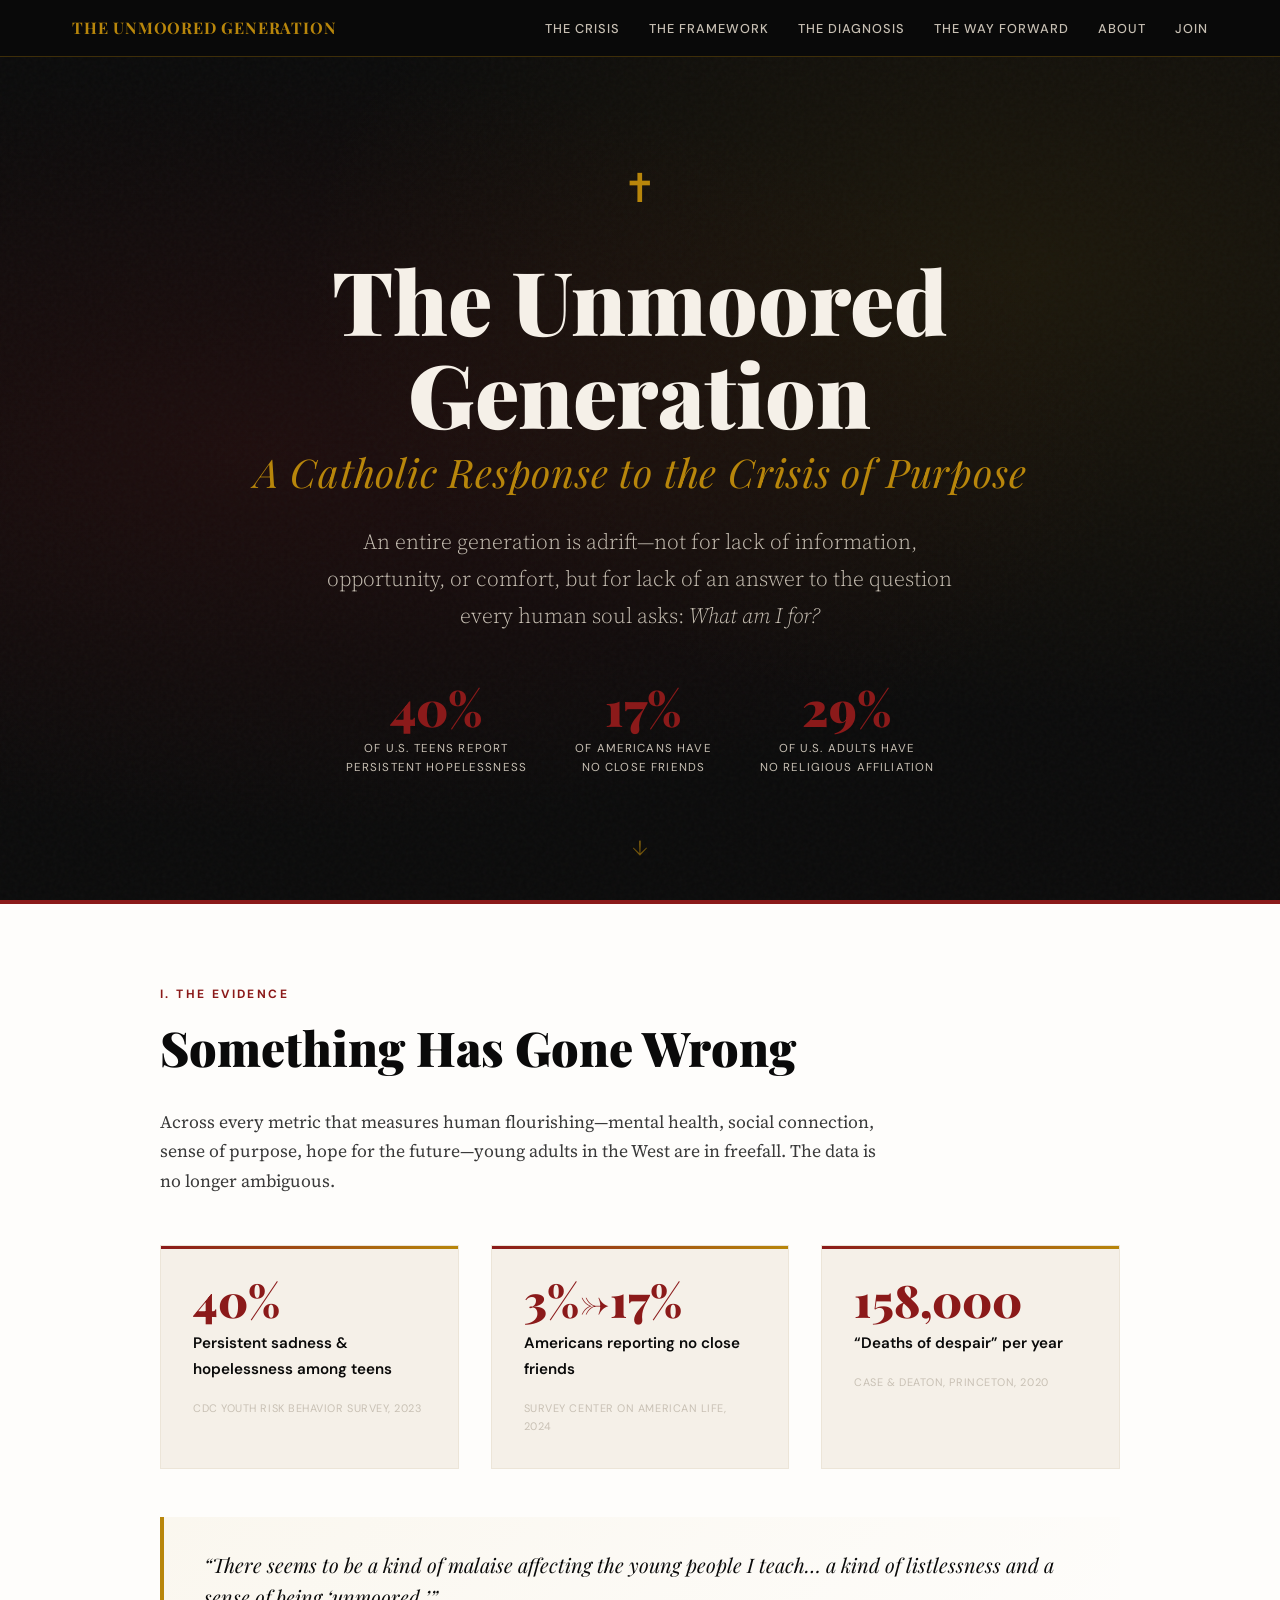
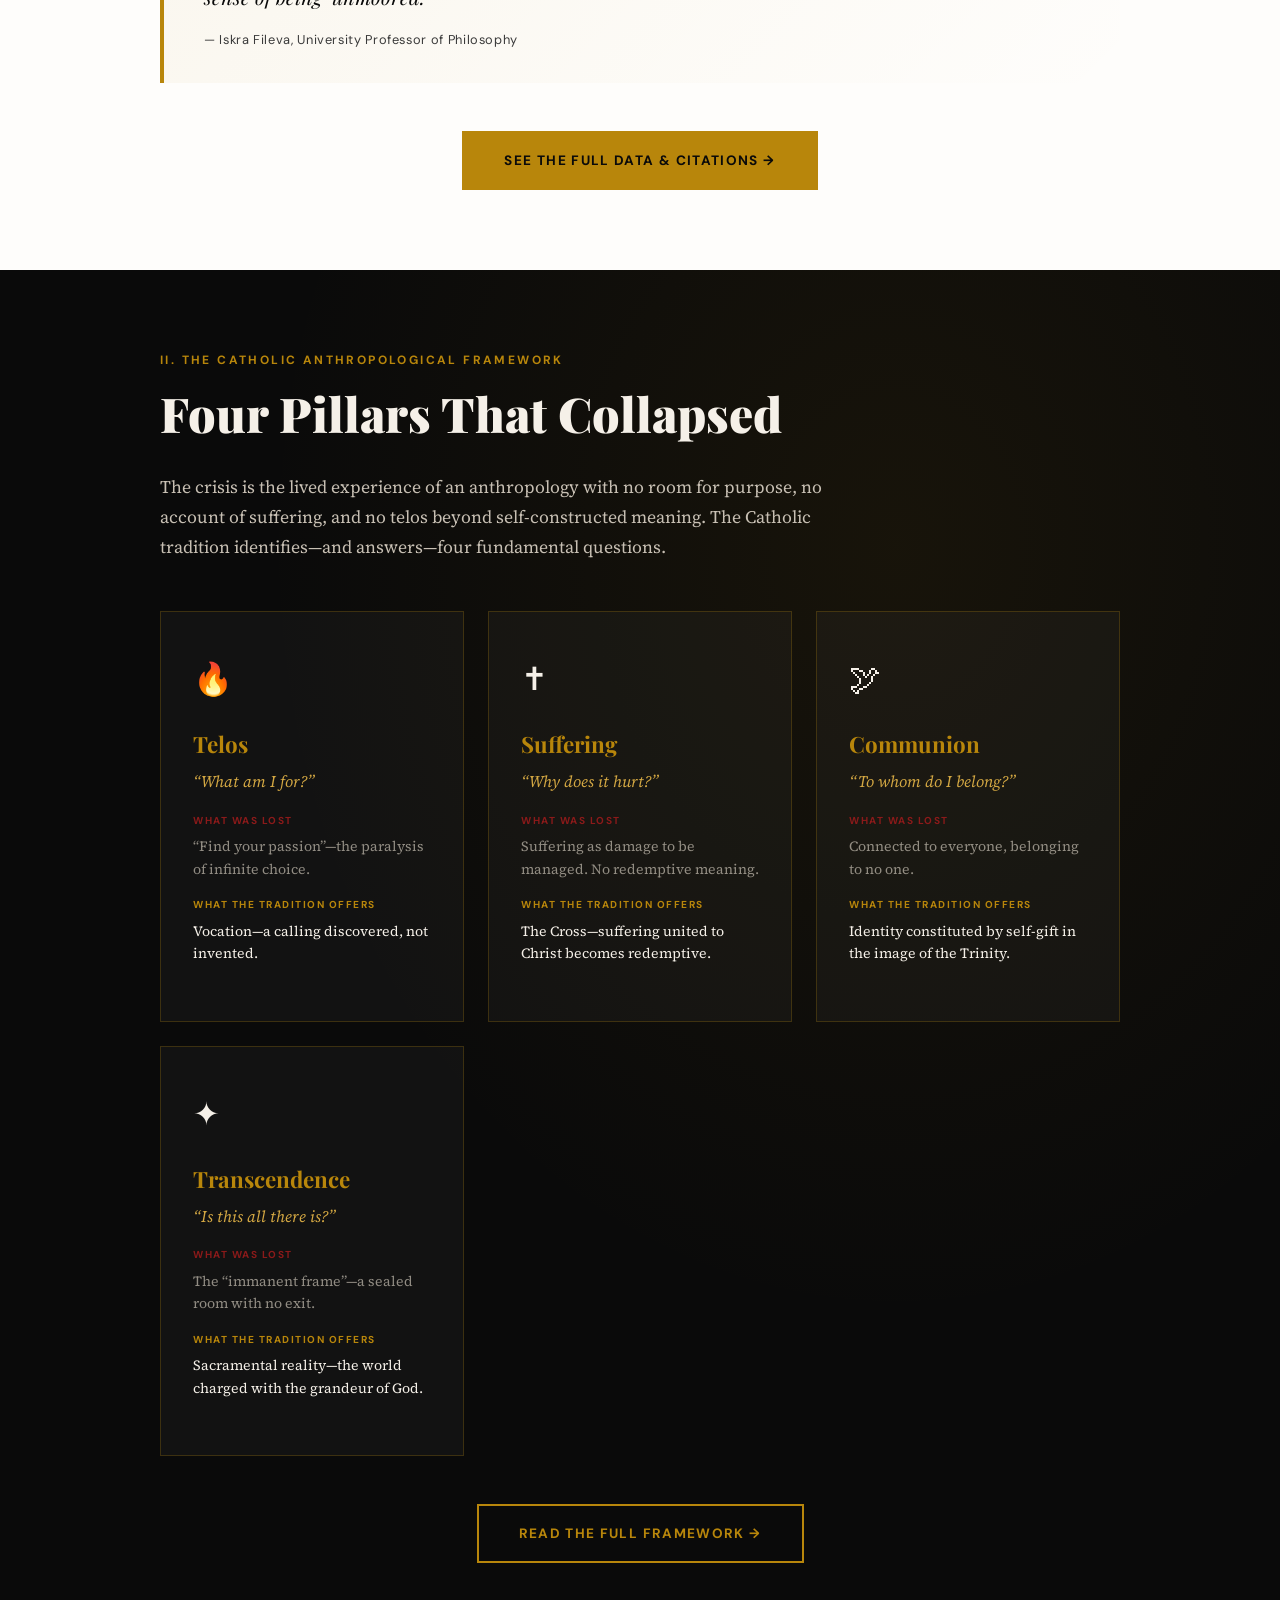
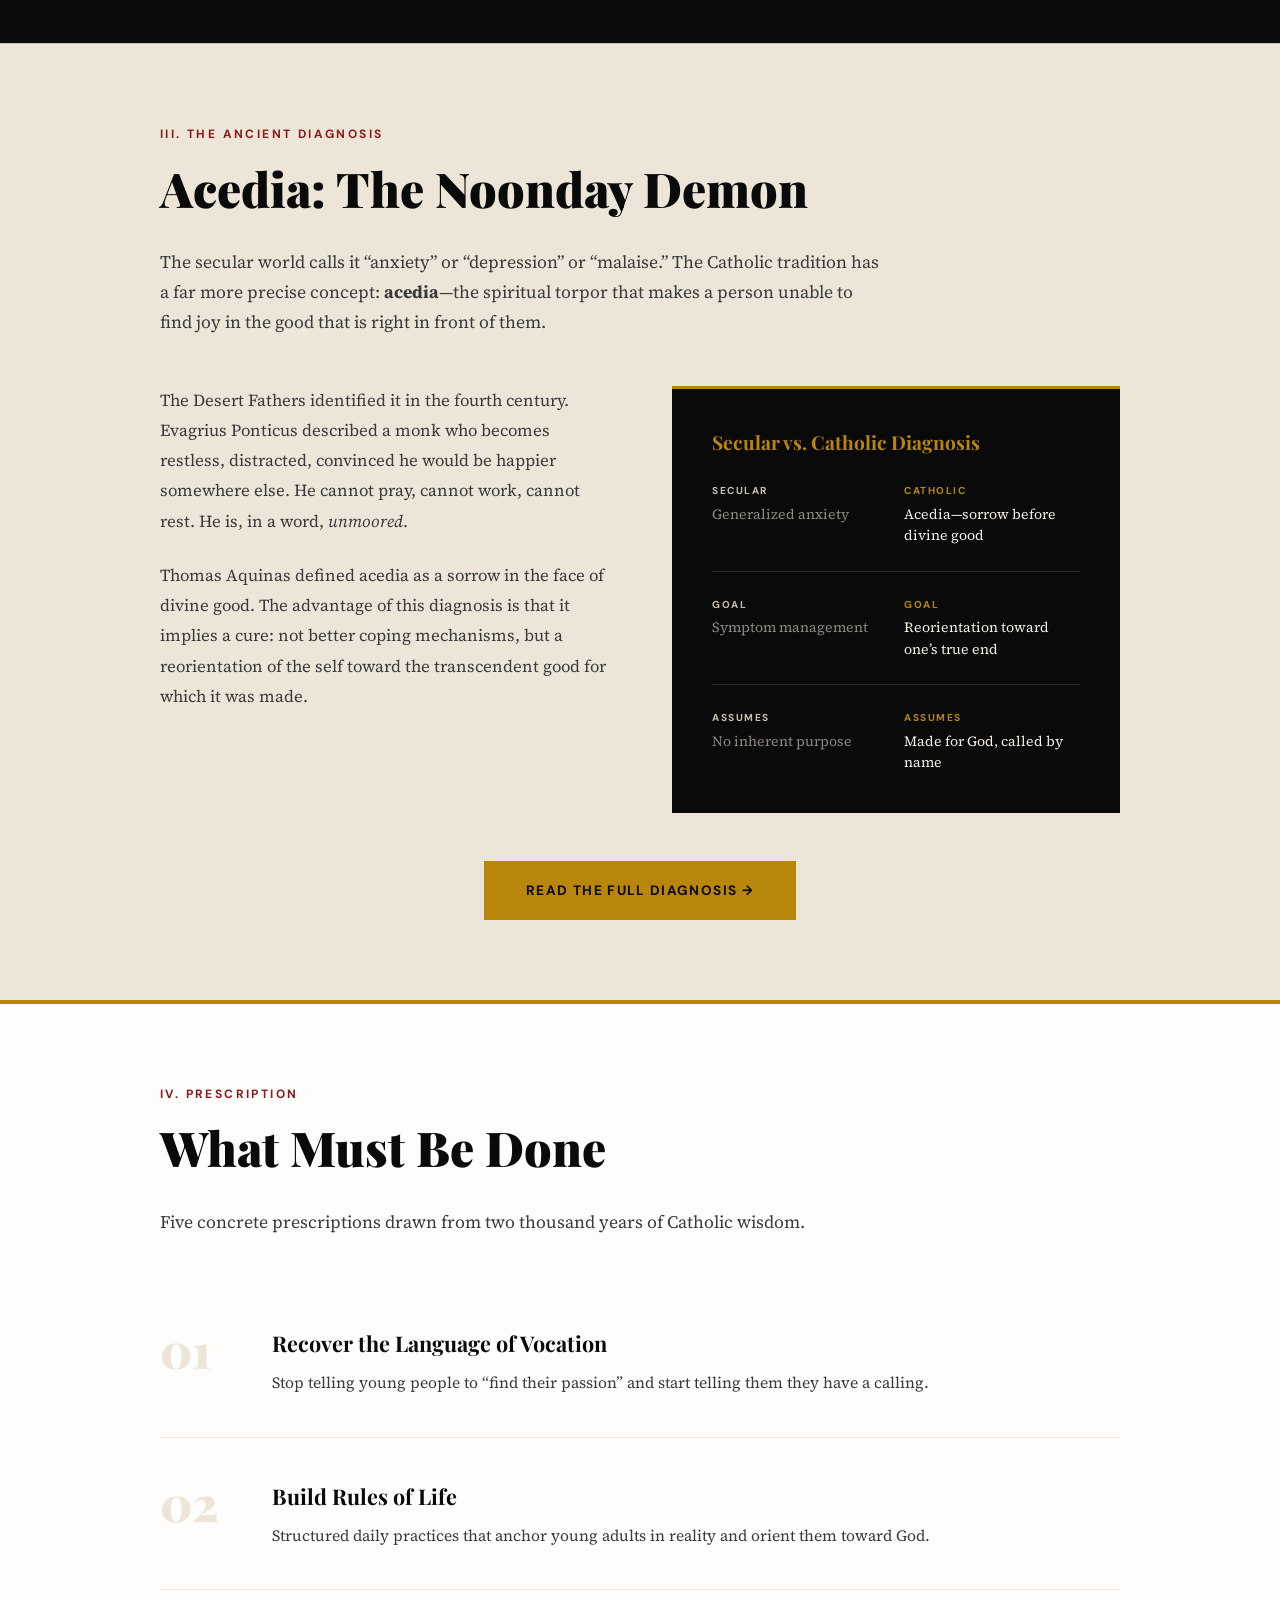
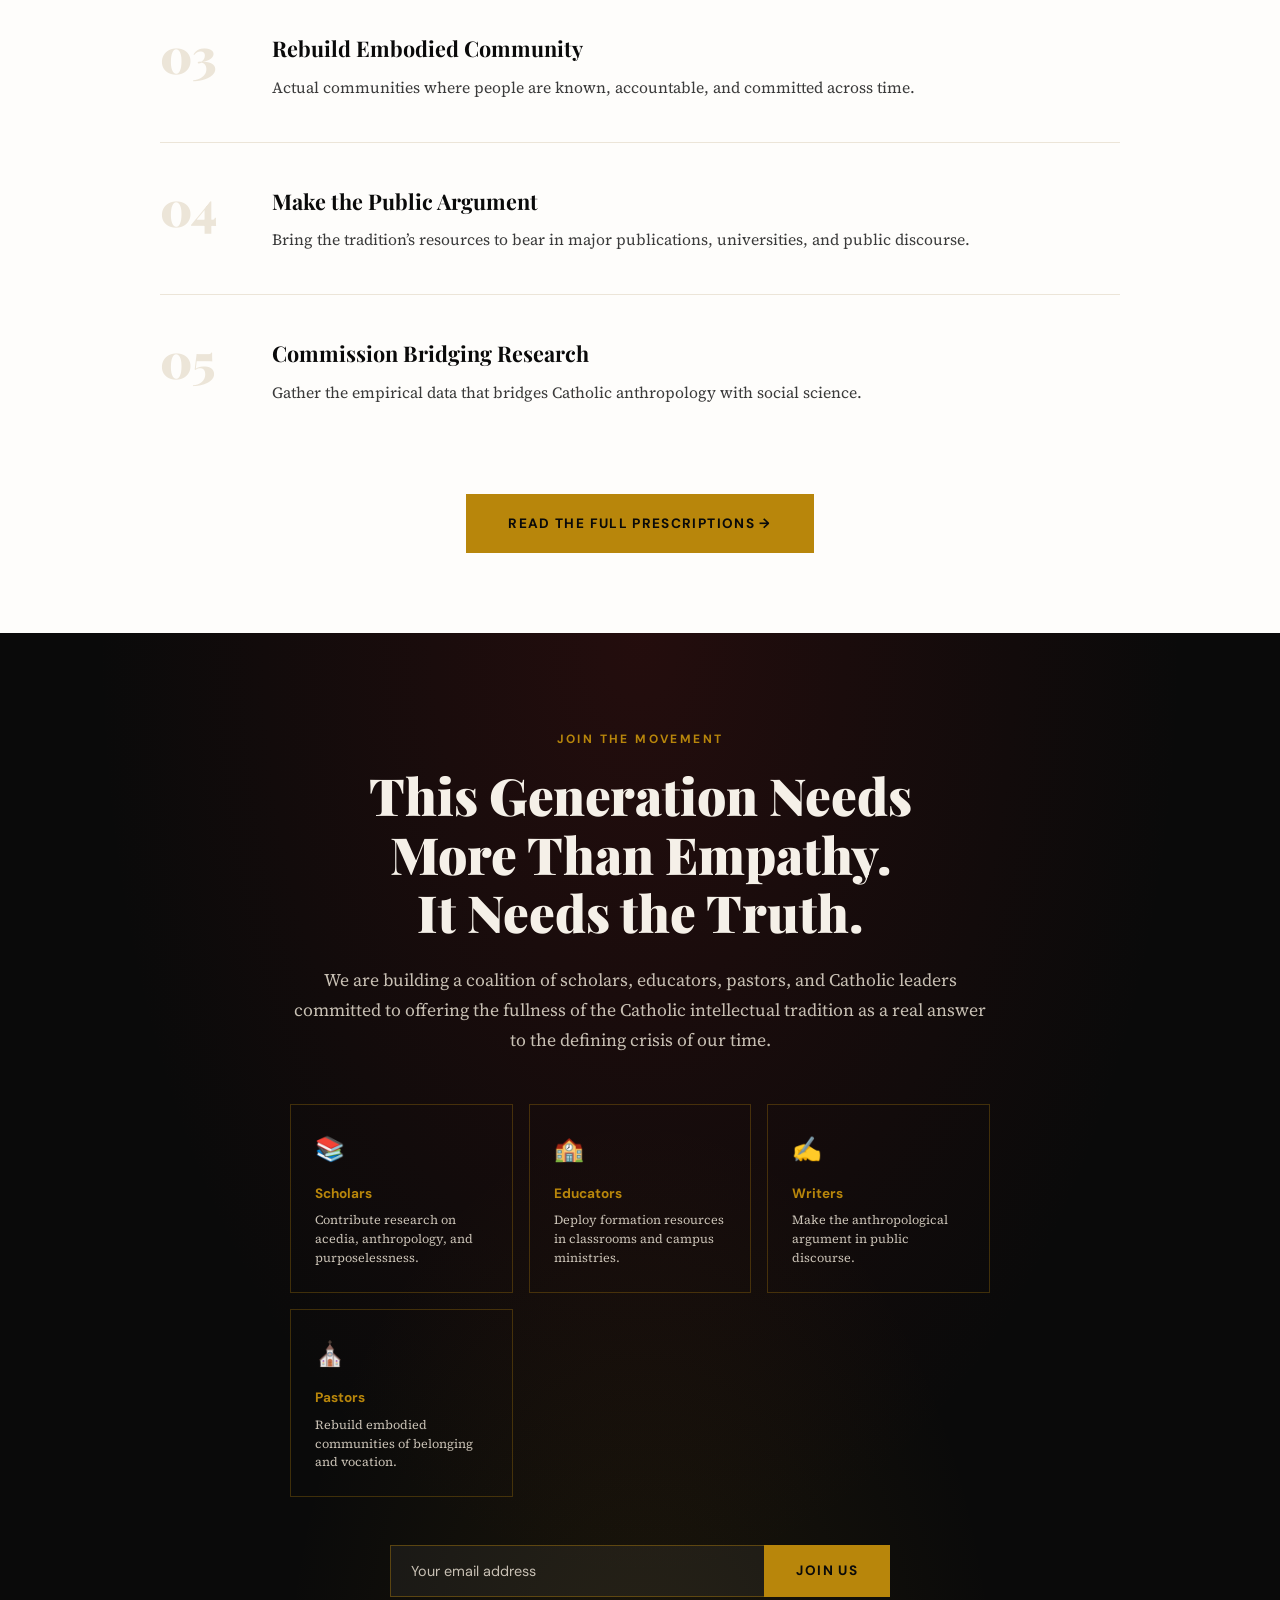
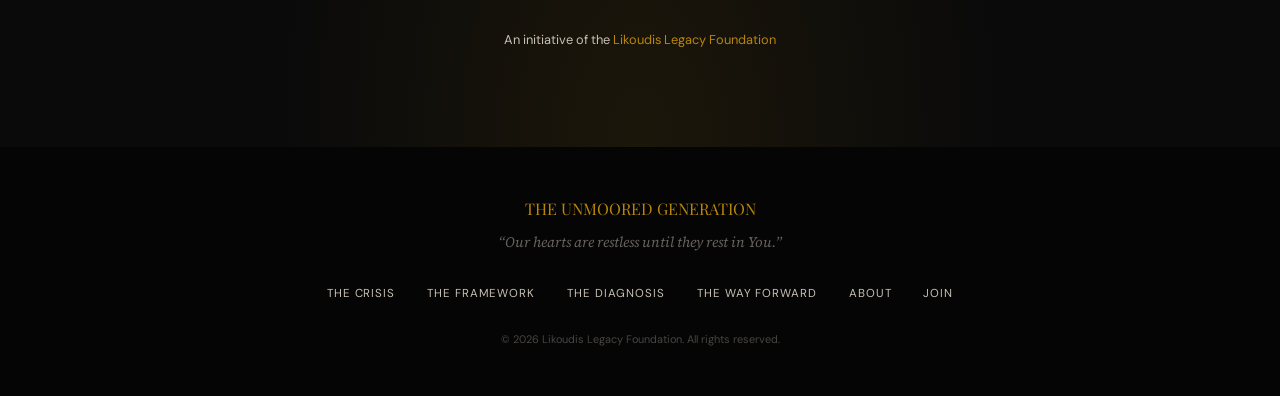
<file: index.html>
<!DOCTYPE html>
<html lang="en">
<head>
<meta charset="UTF-8">
<meta name="viewport" content="width=device-width, initial-scale=1.0">
<title>The Unmoored Generation — A Catholic Response to the Crisis of Purpose</title>
<meta name="description" content="An initiative of the Likoudis Legacy Foundation bringing the Catholic intellectual tradition to bear on the crisis of meaning afflicting young adults.">
<link rel="preconnect" href="https://fonts.googleapis.com">
<link href="https://fonts.googleapis.com/css2?family=Playfair+Display:ital,wght@0,400;0,700;0,900;1,400;1,700&family=Source+Serif+4:ital,opsz,wght@0,8..60,300;0,8..60,400;0,8..60,600;1,8..60,400&family=DM+Sans:wght@400;500;600;700&display=swap" rel="stylesheet">
<link rel="stylesheet" href="style.css">
</head>
<body>

<nav id="nav">
  <div class="nav-inner">
    <a href="index.html" class="nav-brand">THE UNMOORED GENERATION</a>
    <button class="hamburger" onclick="toggleMenu()">☰</button>
    <ul class="nav-links">
      <li><a href="crisis.html">The Crisis</a></li>
      <li><a href="framework.html">The Framework</a></li>
      <li><a href="diagnosis.html">The Diagnosis</a></li>
      <li><a href="solutions.html">The Way Forward</a></li>
      <li><a href="about.html">About</a></li>
      <li><a href="join.html">Join</a></li>
    </ul>
  </div>
</nav>

<!-- ════ HERO ════ -->
<section class="hero">
  <div class="hero-content">
    <div class="hero-cross">✝</div>
    <h1>The Unmoored<br>Generation
      <span>A Catholic Response to the Crisis of Purpose</span>
    </h1>
    <p class="hero-subtitle">An entire generation is adrift&mdash;not for lack of information, opportunity, or comfort, but for lack of an answer to the question every human soul asks: <em>What am I for?</em></p>

    <div class="hero-stats">
      <div class="hero-stat">
        <div class="hero-stat-number">40%</div>
        <div class="hero-stat-label">of U.S. teens report<br>persistent hopelessness</div>
      </div>
      <div class="hero-stat">
        <div class="hero-stat-number">17%</div>
        <div class="hero-stat-label">of Americans have<br>no close friends</div>
      </div>
      <div class="hero-stat">
        <div class="hero-stat-number">29%</div>
        <div class="hero-stat-label">of U.S. adults have<br>no religious affiliation</div>
      </div>
    </div>
  </div>
  <div class="hero-scroll">↓</div>
</section>

<!-- ════ CRISIS PREVIEW ════ -->
<section class="section" style="background:var(--white); border-top:4px solid var(--blood);">
  <div class="section-inner">
    <div class="reveal">
      <div class="section-label">I. The Evidence</div>
      <h2 class="section-title">Something Has Gone Wrong</h2>
      <p class="section-intro">Across every metric that measures human flourishing&mdash;mental health, social connection, sense of purpose, hope for the future&mdash;young adults in the West are in freefall. The data is no longer ambiguous.</p>
    </div>
    <div class="data-grid reveal">
      <div class="data-card" style="cursor:default;">
        <div class="data-number">40%</div>
        <div class="data-title">Persistent sadness &amp; hopelessness among teens</div>
        <div class="data-source">CDC Youth Risk Behavior Survey, 2023</div>
      </div>
      <div class="data-card" style="cursor:default;">
        <div class="data-number">3%→17%</div>
        <div class="data-title">Americans reporting no close friends</div>
        <div class="data-source">Survey Center on American Life, 2024</div>
      </div>
      <div class="data-card" style="cursor:default;">
        <div class="data-number">158,000</div>
        <div class="data-title">&ldquo;Deaths of despair&rdquo; per year</div>
        <div class="data-source">Case &amp; Deaton, Princeton, 2020</div>
      </div>
    </div>
    <div class="pull-quote reveal">
      <p>&ldquo;There seems to be a kind of malaise affecting the young people I teach&hellip; a kind of listlessness and a sense of being &lsquo;unmoored.&rsquo;&rdquo;</p>
      <cite>&mdash; Iskra Fileva, University Professor of Philosophy</cite>
    </div>
    <div class="section-cta reveal">
      <a href="crisis.html" class="btn">See the Full Data &amp; Citations →</a>
    </div>
  </div>
</section>

<!-- ════ FRAMEWORK PREVIEW ════ -->
<section class="section dark-section">
  <div class="section-inner">
    <div class="reveal">
      <div class="section-label">II. The Catholic Anthropological Framework</div>
      <h2 class="section-title" style="color:var(--cream);">Four Pillars That Collapsed</h2>
      <p class="section-intro" style="color:var(--mist);">The crisis is the lived experience of an anthropology with no room for purpose, no account of suffering, and no telos beyond self-constructed meaning. The Catholic tradition identifies&mdash;and answers&mdash;four fundamental questions.</p>
    </div>
    <div class="pillar-grid reveal">
      <div class="pillar">
        <span class="pillar-icon">🔥</span>
        <div class="pillar-name">Telos</div>
        <div class="pillar-question">&ldquo;What am I for?&rdquo;</div>
        <div class="pillar-tag lost">What was lost</div>
        <div class="pillar-lost">&ldquo;Find your passion&rdquo;&mdash;the paralysis of infinite choice.</div>
        <div class="pillar-tag recovered">What the tradition offers</div>
        <div class="pillar-recovered">Vocation&mdash;a calling discovered, not invented.</div>
      </div>
      <div class="pillar">
        <span class="pillar-icon">✝</span>
        <div class="pillar-name">Suffering</div>
        <div class="pillar-question">&ldquo;Why does it hurt?&rdquo;</div>
        <div class="pillar-tag lost">What was lost</div>
        <div class="pillar-lost">Suffering as damage to be managed. No redemptive meaning.</div>
        <div class="pillar-tag recovered">What the tradition offers</div>
        <div class="pillar-recovered">The Cross&mdash;suffering united to Christ becomes redemptive.</div>
      </div>
      <div class="pillar">
        <span class="pillar-icon">🕊</span>
        <div class="pillar-name">Communion</div>
        <div class="pillar-question">&ldquo;To whom do I belong?&rdquo;</div>
        <div class="pillar-tag lost">What was lost</div>
        <div class="pillar-lost">Connected to everyone, belonging to no one.</div>
        <div class="pillar-tag recovered">What the tradition offers</div>
        <div class="pillar-recovered">Identity constituted by self-gift in the image of the Trinity.</div>
      </div>
      <div class="pillar">
        <span class="pillar-icon">✦</span>
        <div class="pillar-name">Transcendence</div>
        <div class="pillar-question">&ldquo;Is this all there is?&rdquo;</div>
        <div class="pillar-tag lost">What was lost</div>
        <div class="pillar-lost">The &ldquo;immanent frame&rdquo;&mdash;a sealed room with no exit.</div>
        <div class="pillar-tag recovered">What the tradition offers</div>
        <div class="pillar-recovered">Sacramental reality&mdash;the world charged with the grandeur of God.</div>
      </div>
    </div>
    <div class="section-cta reveal">
      <a href="framework.html" class="btn" style="border-color:var(--gold); color:var(--gold); background:transparent;">Read the Full Framework →</a>
    </div>
  </div>
</section>

<!-- ════ DIAGNOSIS PREVIEW ════ -->
<section class="section" style="background:var(--parchment); border-top:1px solid var(--mist);">
  <div class="section-inner">
    <div class="reveal">
      <div class="section-label">III. The Ancient Diagnosis</div>
      <h2 class="section-title">Acedia: The Noonday Demon</h2>
      <p class="section-intro">The secular world calls it &ldquo;anxiety&rdquo; or &ldquo;depression&rdquo; or &ldquo;malaise.&rdquo; The Catholic tradition has a far more precise concept: <strong>acedia</strong>&mdash;the spiritual torpor that makes a person unable to find joy in the good that is right in front of them.</p>
    </div>
    <div class="acedia-content reveal">
      <div class="prose">
        <p>The Desert Fathers identified it in the fourth century. Evagrius Ponticus described a monk who becomes restless, distracted, convinced he would be happier somewhere else. He cannot pray, cannot work, cannot rest. He is, in a word, <em>unmoored</em>.</p>
        <p>Thomas Aquinas defined acedia as a sorrow in the face of divine good. The advantage of this diagnosis is that it implies a cure: not better coping mechanisms, but a reorientation of the self toward the transcendent good for which it was made.</p>
      </div>
      <div class="acedia-sidebar">
        <h3>Secular vs. Catholic Diagnosis</h3>
        <div class="comparison-row">
          <div class="comp-secular"><div class="comp-label">Secular</div><div class="comp-text">Generalized anxiety</div></div>
          <div class="comp-catholic"><div class="comp-label">Catholic</div><div class="comp-text">Acedia&mdash;sorrow before divine good</div></div>
        </div>
        <div class="comparison-row">
          <div class="comp-secular"><div class="comp-label">Goal</div><div class="comp-text">Symptom management</div></div>
          <div class="comp-catholic"><div class="comp-label">Goal</div><div class="comp-text">Reorientation toward one&rsquo;s true end</div></div>
        </div>
        <div class="comparison-row">
          <div class="comp-secular"><div class="comp-label">Assumes</div><div class="comp-text">No inherent purpose</div></div>
          <div class="comp-catholic"><div class="comp-label">Assumes</div><div class="comp-text">Made for God, called by name</div></div>
        </div>
      </div>
    </div>
    <div class="section-cta reveal">
      <a href="diagnosis.html" class="btn">Read the Full Diagnosis →</a>
    </div>
  </div>
</section>

<!-- ════ SOLUTIONS PREVIEW ════ -->
<section class="section" style="background:var(--white); border-top:4px solid var(--gold);">
  <div class="section-inner">
    <div class="reveal">
      <div class="section-label">IV. Prescription</div>
      <h2 class="section-title">What Must Be Done</h2>
      <p class="section-intro">Five concrete prescriptions drawn from two thousand years of Catholic wisdom.</p>
    </div>
    <div class="solution-blocks">
      <div class="solution-block reveal"><div class="solution-num">01</div><div><div class="solution-title">Recover the Language of Vocation</div><div class="solution-desc">Stop telling young people to &ldquo;find their passion&rdquo; and start telling them they have a calling.</div></div></div>
      <div class="solution-block reveal"><div class="solution-num">02</div><div><div class="solution-title">Build Rules of Life</div><div class="solution-desc">Structured daily practices that anchor young adults in reality and orient them toward God.</div></div></div>
      <div class="solution-block reveal"><div class="solution-num">03</div><div><div class="solution-title">Rebuild Embodied Community</div><div class="solution-desc">Actual communities where people are known, accountable, and committed across time.</div></div></div>
      <div class="solution-block reveal"><div class="solution-num">04</div><div><div class="solution-title">Make the Public Argument</div><div class="solution-desc">Bring the tradition&rsquo;s resources to bear in major publications, universities, and public discourse.</div></div></div>
      <div class="solution-block reveal"><div class="solution-num">05</div><div><div class="solution-title">Commission Bridging Research</div><div class="solution-desc">Gather the empirical data that bridges Catholic anthropology with social science.</div></div></div>
    </div>
    <div class="section-cta reveal">
      <a href="solutions.html" class="btn">Read the Full Prescriptions →</a>
    </div>
  </div>
</section>

<!-- ════ JOIN CTA ════ -->
<div class="join-section">
  <div class="join-inner">
    <div class="section-label reveal">Join the Movement</div>
    <h2 class="section-title reveal" style="font-size:clamp(2rem,5vw,3.2rem);">This Generation Needs<br>More Than Empathy.<br>It Needs the Truth.</h2>
    <p class="join-text reveal">We are building a coalition of scholars, educators, pastors, and Catholic leaders committed to offering the fullness of the Catholic intellectual tradition as a real answer to the defining crisis of our time.</p>
    <div class="role-cards reveal">
      <div class="role-card"><div class="role-icon">📚</div><div class="role-title">Scholars</div><div class="role-desc">Contribute research on acedia, anthropology, and purposelessness.</div></div>
      <div class="role-card"><div class="role-icon">🏫</div><div class="role-title">Educators</div><div class="role-desc">Deploy formation resources in classrooms and campus ministries.</div></div>
      <div class="role-card"><div class="role-icon">✍️</div><div class="role-title">Writers</div><div class="role-desc">Make the anthropological argument in public discourse.</div></div>
      <div class="role-card"><div class="role-icon">⛪</div><div class="role-title">Pastors</div><div class="role-desc">Rebuild embodied communities of belonging and vocation.</div></div>
    </div>
    <form class="cta-form reveal" style="margin-top:2rem;" onsubmit="event.preventDefault(); this.innerHTML='<p style=\'color:var(--gold);font-family:Playfair Display,serif;font-size:1.2rem;padding:1rem;\'>Thank you. The work begins.</p>';">
      <input type="email" placeholder="Your email address" required>
      <button type="submit">Join Us</button>
    </form>
    <p class="join-foundation reveal">An initiative of the <a href="about.html">Likoudis Legacy Foundation</a></p>
  </div>
</div>

<!-- ════ FOOTER ════ -->
<footer>
  <div class="footer-brand">THE UNMOORED GENERATION</div>
  <div class="footer-tagline">&ldquo;Our hearts are restless until they rest in You.&rdquo;</div>
  <ul class="footer-links">
    <li><a href="crisis.html">The Crisis</a></li>
    <li><a href="framework.html">The Framework</a></li>
    <li><a href="diagnosis.html">The Diagnosis</a></li>
    <li><a href="solutions.html">The Way Forward</a></li>
    <li><a href="about.html">About</a></li>
    <li><a href="join.html">Join</a></li>
  </ul>
  <div class="footer-copy">&copy; 2026 Likoudis Legacy Foundation. All rights reserved.</div>
</footer>

<script src="main.js"></script>
</body>
</html>
</file>
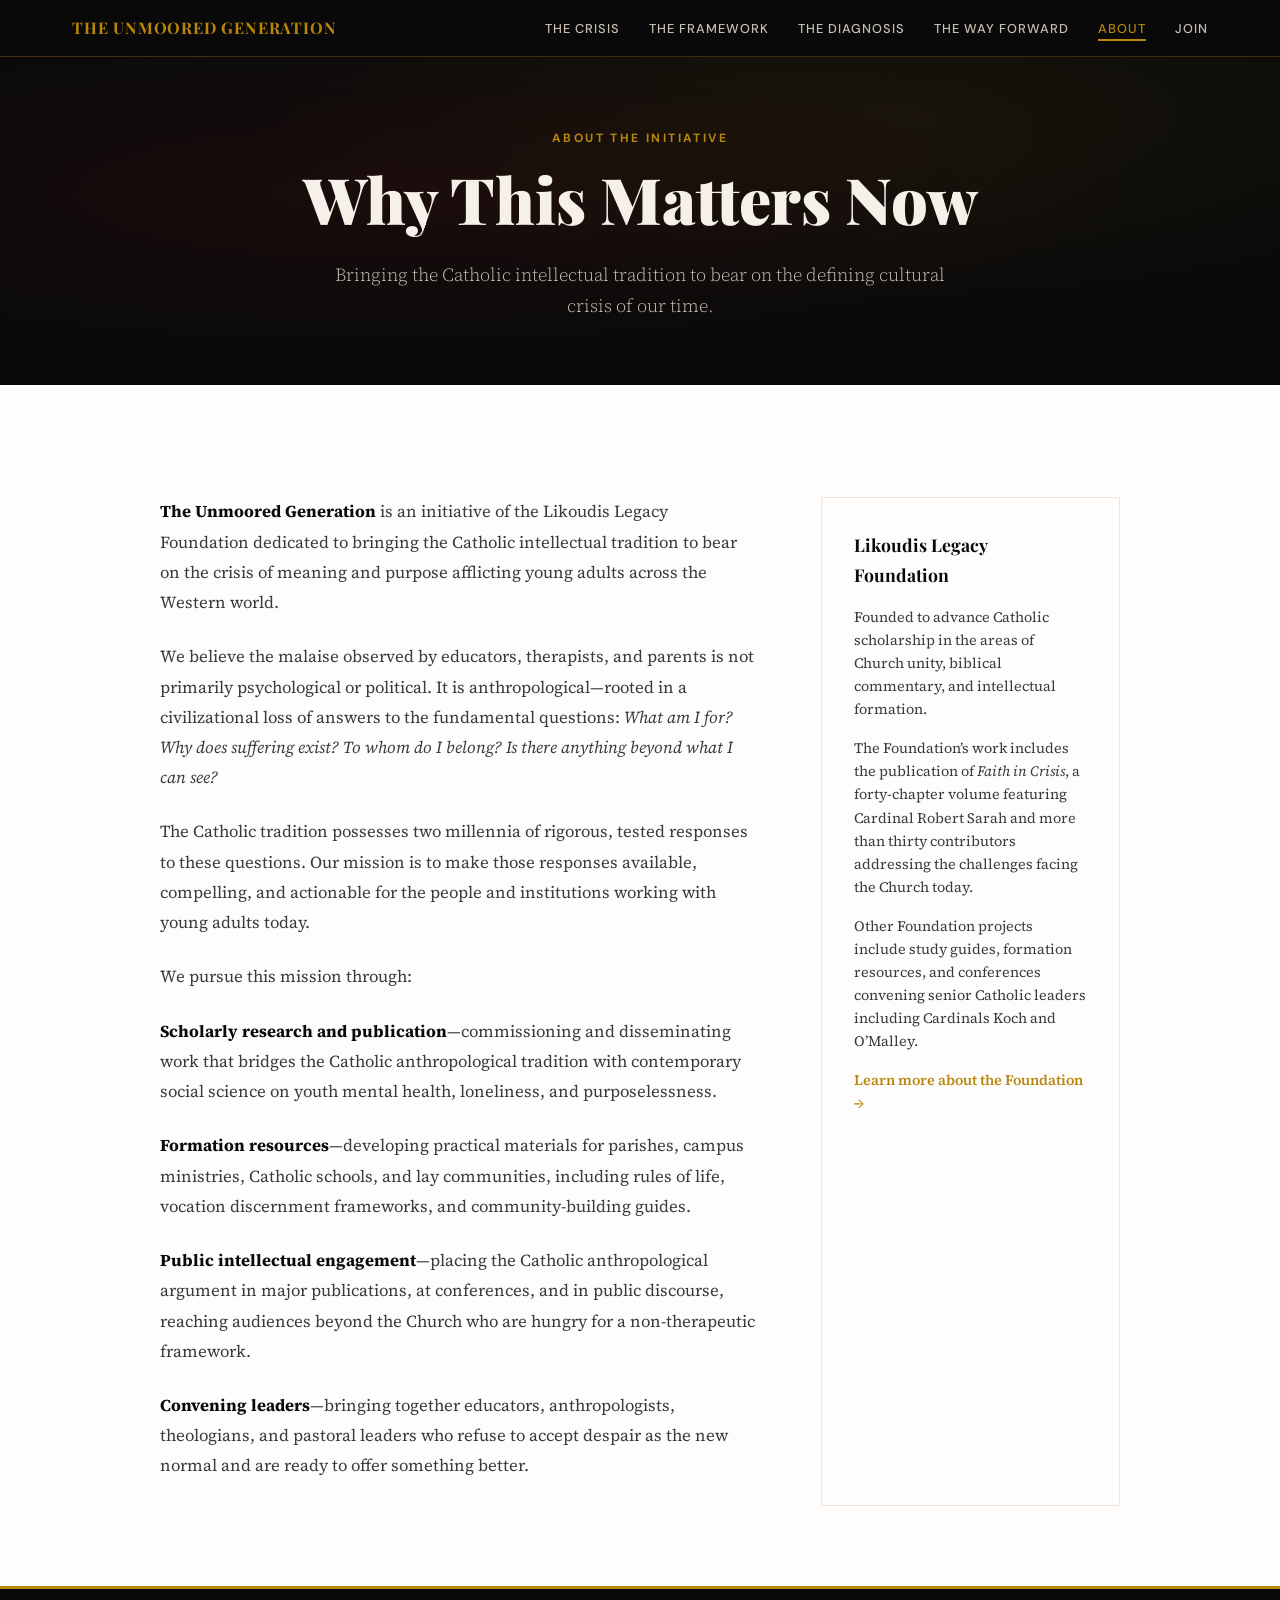
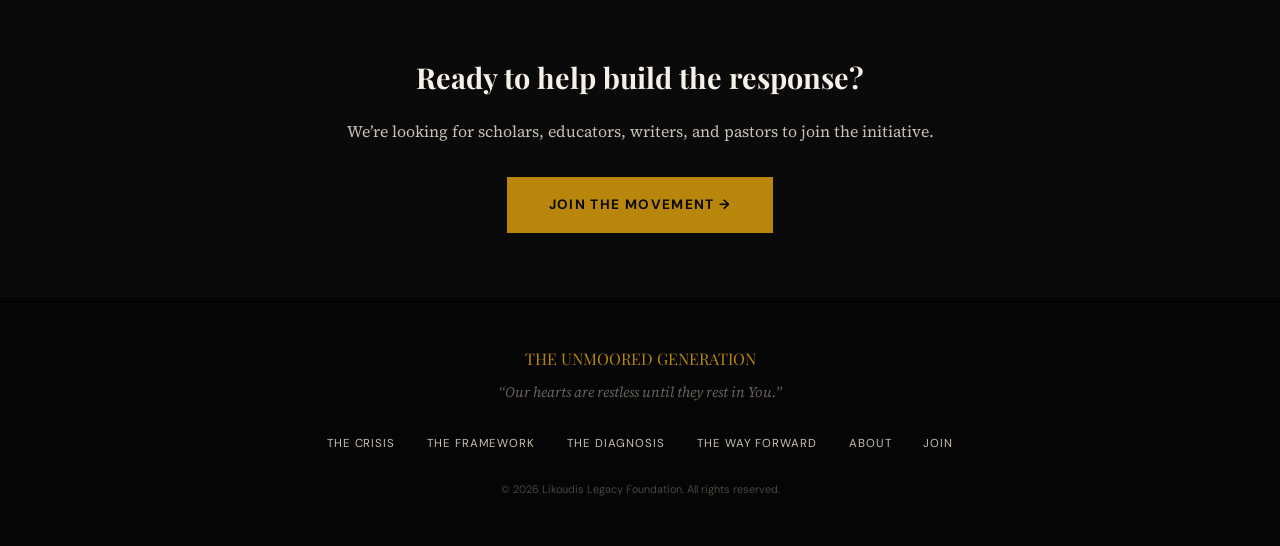
<file: about.html>
<!DOCTYPE html>
<html lang="en">
<head>
<meta charset="UTF-8">
<meta name="viewport" content="width=device-width, initial-scale=1.0">
<title>About — The Unmoored Generation</title>
<link rel="preconnect" href="https://fonts.googleapis.com">
<link href="https://fonts.googleapis.com/css2?family=Playfair+Display:ital,wght@0,400;0,700;0,900;1,400;1,700&family=Source+Serif+4:ital,opsz,wght@0,8..60,300;0,8..60,400;0,8..60,600;1,8..60,400&family=DM+Sans:wght@400;500;600;700&display=swap" rel="stylesheet">
<link rel="stylesheet" href="style.css">
</head>
<body>

<nav id="nav">
  <div class="nav-inner">
    <a href="index.html" class="nav-brand">THE UNMOORED GENERATION</a>
    <button class="hamburger" onclick="toggleMenu()">☰</button>
    <ul class="nav-links">
      <li><a href="crisis.html">The Crisis</a></li>
      <li><a href="framework.html">The Framework</a></li>
      <li><a href="diagnosis.html">The Diagnosis</a></li>
      <li><a href="solutions.html">The Way Forward</a></li>
      <li><a href="about.html" class="active">About</a></li>
      <li><a href="join.html">Join</a></li>
    </ul>
  </div>
</nav>

<header class="page-header">
  <div class="page-header-inner">
    <div class="section-label">About the Initiative</div>
    <h1>Why This Matters Now</h1>
    <p>Bringing the Catholic intellectual tradition to bear on the defining cultural crisis of our time.</p>
  </div>
</header>

<section class="section" style="background:var(--white);">
  <div class="section-inner">
    <div class="about-content reveal">
      <div class="prose">
        <p><strong>The Unmoored Generation</strong> is an initiative of the Likoudis Legacy Foundation dedicated to bringing the Catholic intellectual tradition to bear on the crisis of meaning and purpose afflicting young adults across the Western world.</p>
        <p>We believe the malaise observed by educators, therapists, and parents is not primarily psychological or political. It is anthropological&mdash;rooted in a civilizational loss of answers to the fundamental questions: <em>What am I for? Why does suffering exist? To whom do I belong? Is there anything beyond what I can see?</em></p>
        <p>The Catholic tradition possesses two millennia of rigorous, tested responses to these questions. Our mission is to make those responses available, compelling, and actionable for the people and institutions working with young adults today.</p>
        <p>We pursue this mission through:</p>
        <p><strong>Scholarly research and publication</strong>&mdash;commissioning and disseminating work that bridges the Catholic anthropological tradition with contemporary social science on youth mental health, loneliness, and purposelessness.</p>
        <p><strong>Formation resources</strong>&mdash;developing practical materials for parishes, campus ministries, Catholic schools, and lay communities, including rules of life, vocation discernment frameworks, and community-building guides.</p>
        <p><strong>Public intellectual engagement</strong>&mdash;placing the Catholic anthropological argument in major publications, at conferences, and in public discourse, reaching audiences beyond the Church who are hungry for a non-therapeutic framework.</p>
        <p><strong>Convening leaders</strong>&mdash;bringing together educators, anthropologists, theologians, and pastoral leaders who refuse to accept despair as the new normal and are ready to offer something better.</p>
      </div>
      <div class="about-sidebar">
        <h3>Likoudis Legacy Foundation</h3>
        <p>Founded to advance Catholic scholarship in the areas of Church unity, biblical commentary, and intellectual formation.</p>
        <p>The Foundation&rsquo;s work includes the publication of <em>Faith in Crisis</em>, a forty-chapter volume featuring Cardinal Robert Sarah and more than thirty contributors addressing the challenges facing the Church today.</p>
        <p>Other Foundation projects include study guides, formation resources, and conferences convening senior Catholic leaders including Cardinals Koch and O&rsquo;Malley.</p>
        <p><a href="#">Learn more about the Foundation →</a></p>
      </div>
    </div>
  </div>
</section>

<div class="cta-banner">
  <h3>Ready to help build the response?</h3>
  <p>We&rsquo;re looking for scholars, educators, writers, and pastors to join the initiative.</p>
  <a href="join.html" class="btn">Join the Movement →</a>
</div>

<footer>
  <div class="footer-brand">THE UNMOORED GENERATION</div>
  <div class="footer-tagline">&ldquo;Our hearts are restless until they rest in You.&rdquo;</div>
  <ul class="footer-links">
    <li><a href="crisis.html">The Crisis</a></li>
    <li><a href="framework.html">The Framework</a></li>
    <li><a href="diagnosis.html">The Diagnosis</a></li>
    <li><a href="solutions.html">The Way Forward</a></li>
    <li><a href="about.html">About</a></li>
    <li><a href="join.html">Join</a></li>
  </ul>
  <div class="footer-copy">&copy; 2026 Likoudis Legacy Foundation. All rights reserved.</div>
</footer>

<script src="main.js"></script>
</body>
</html>
</file>
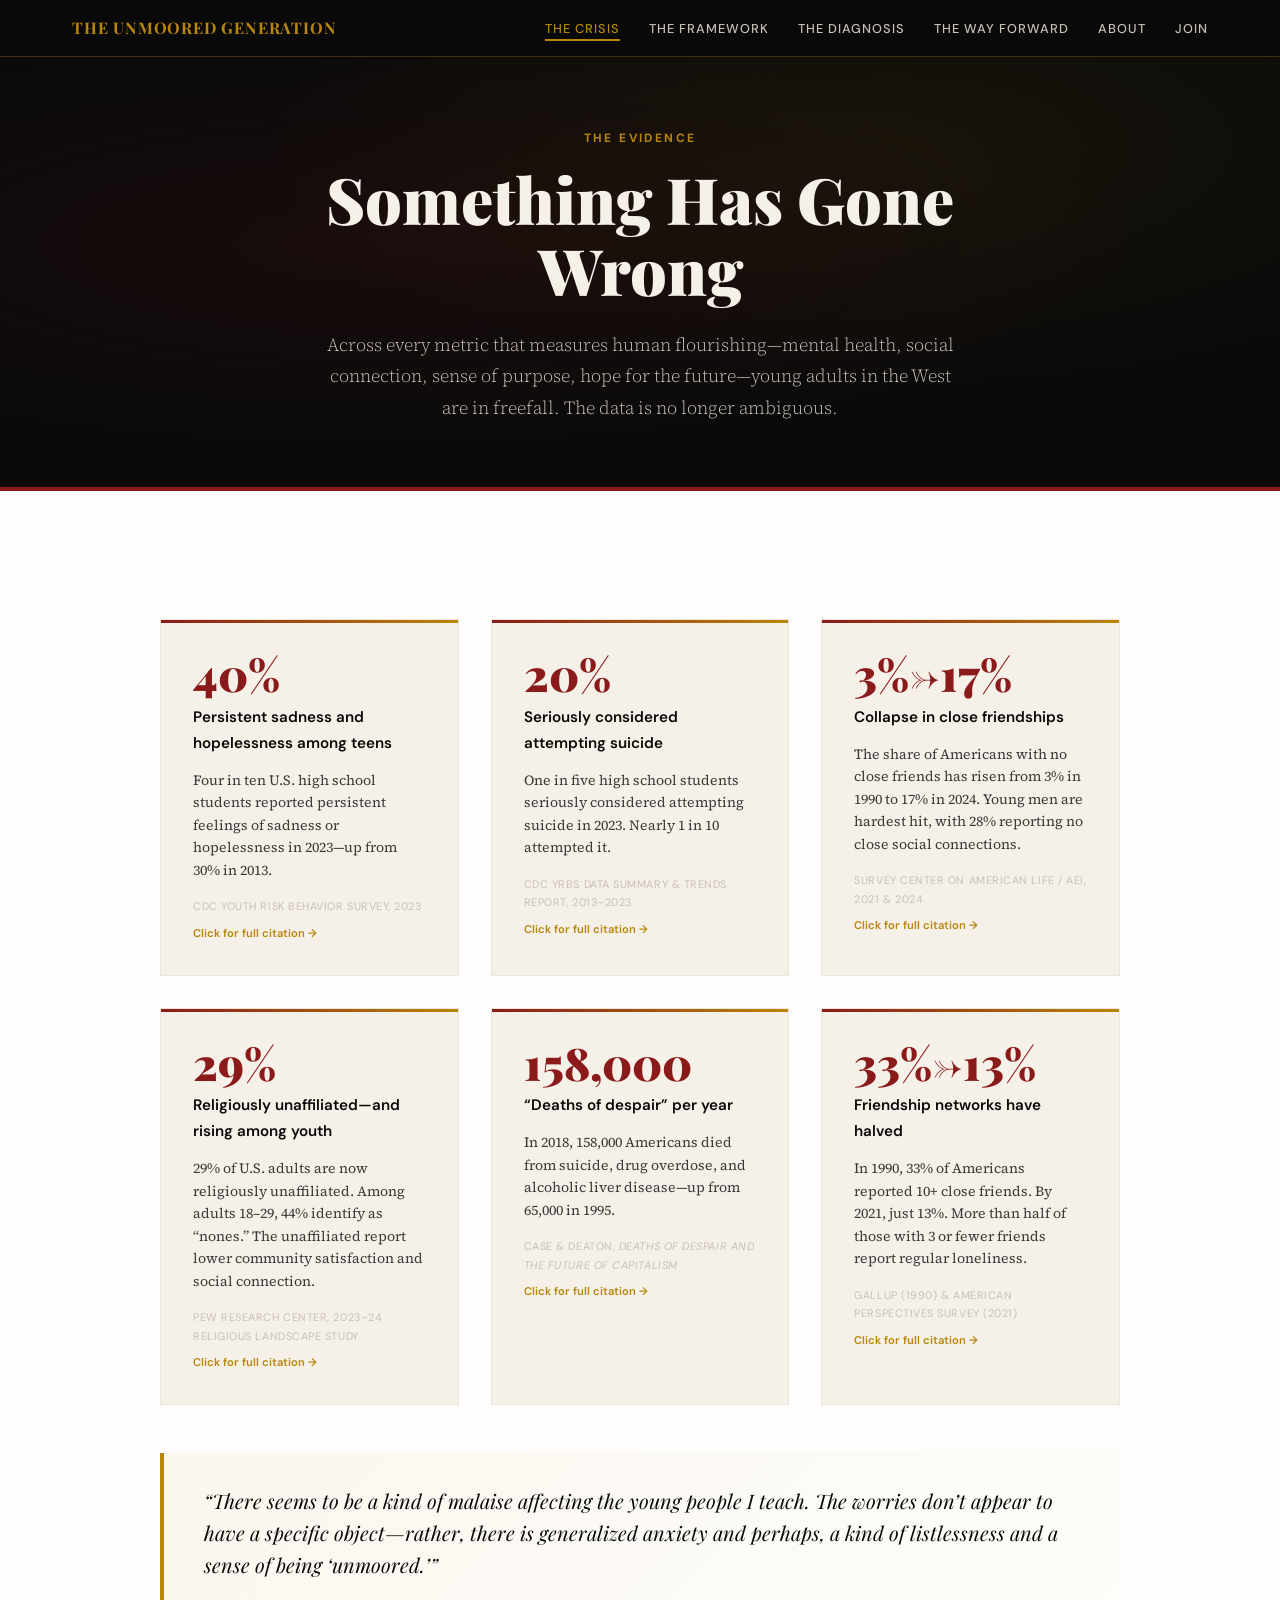
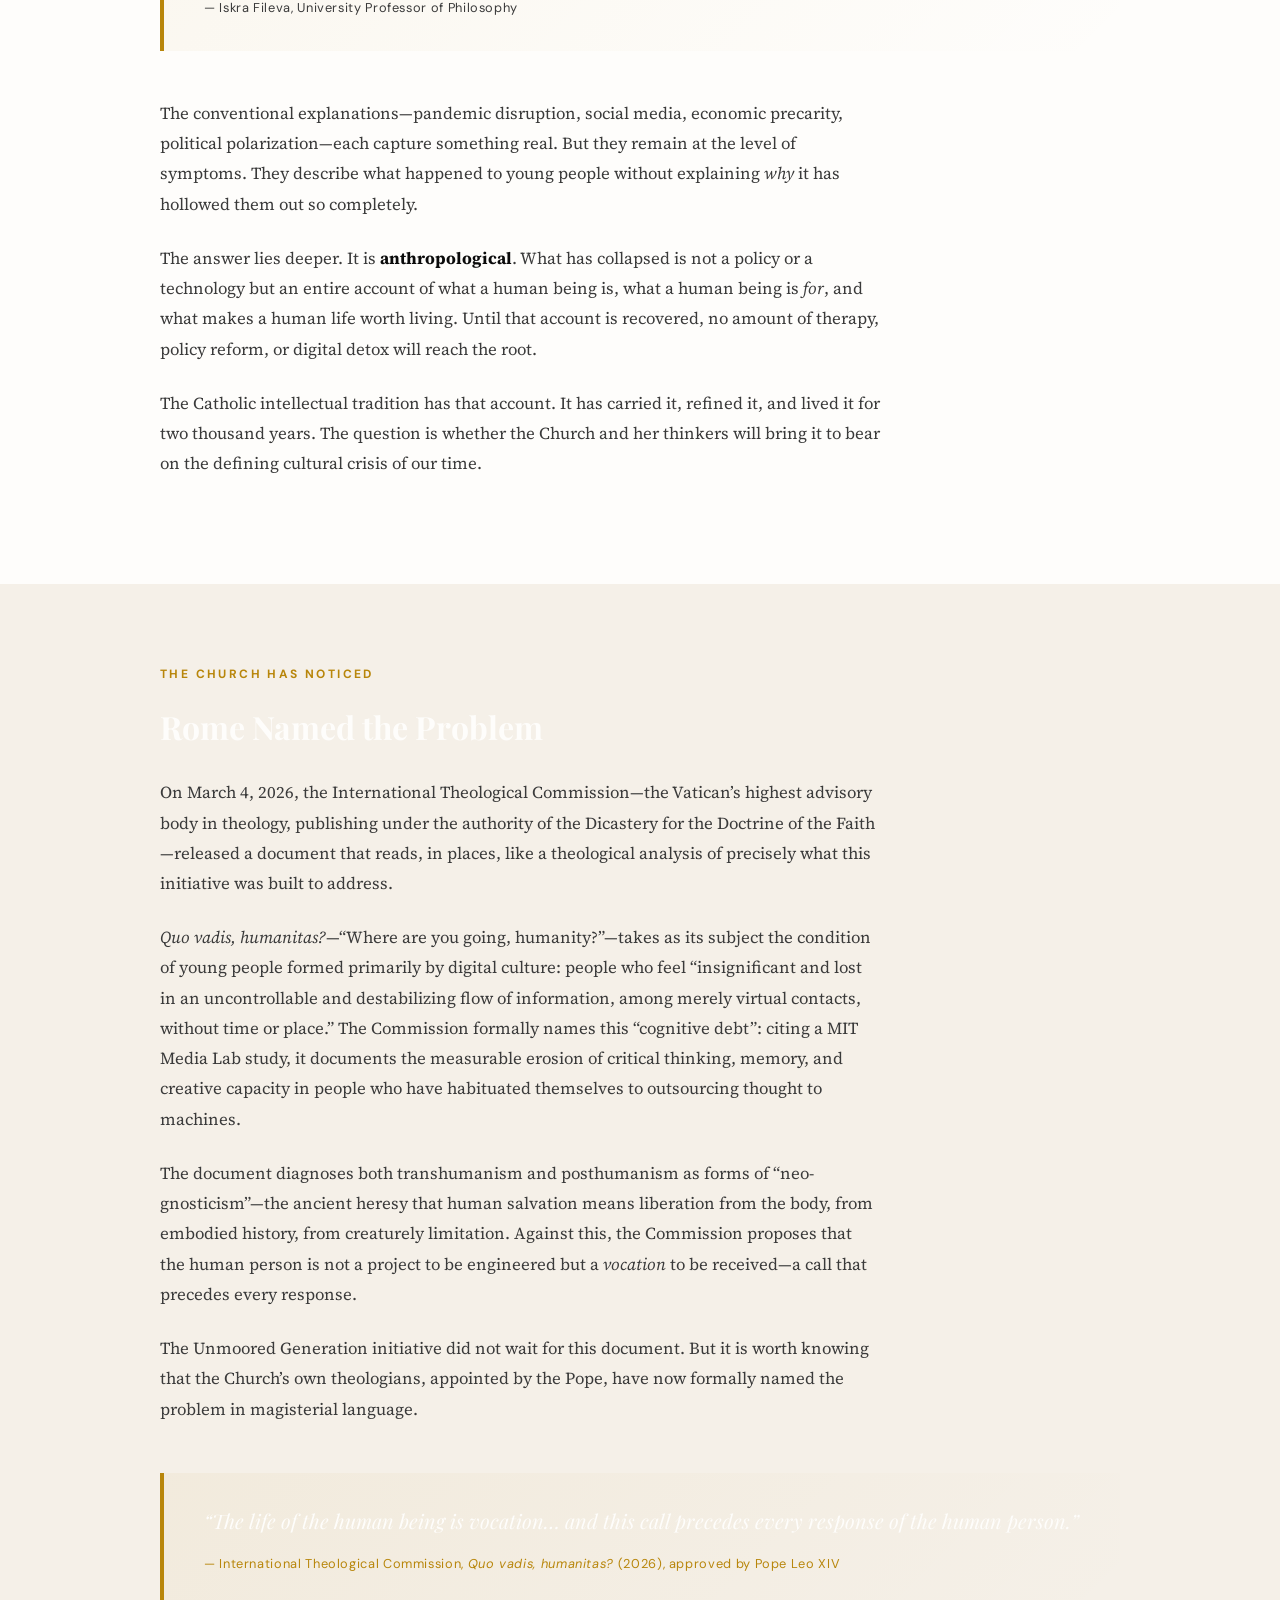
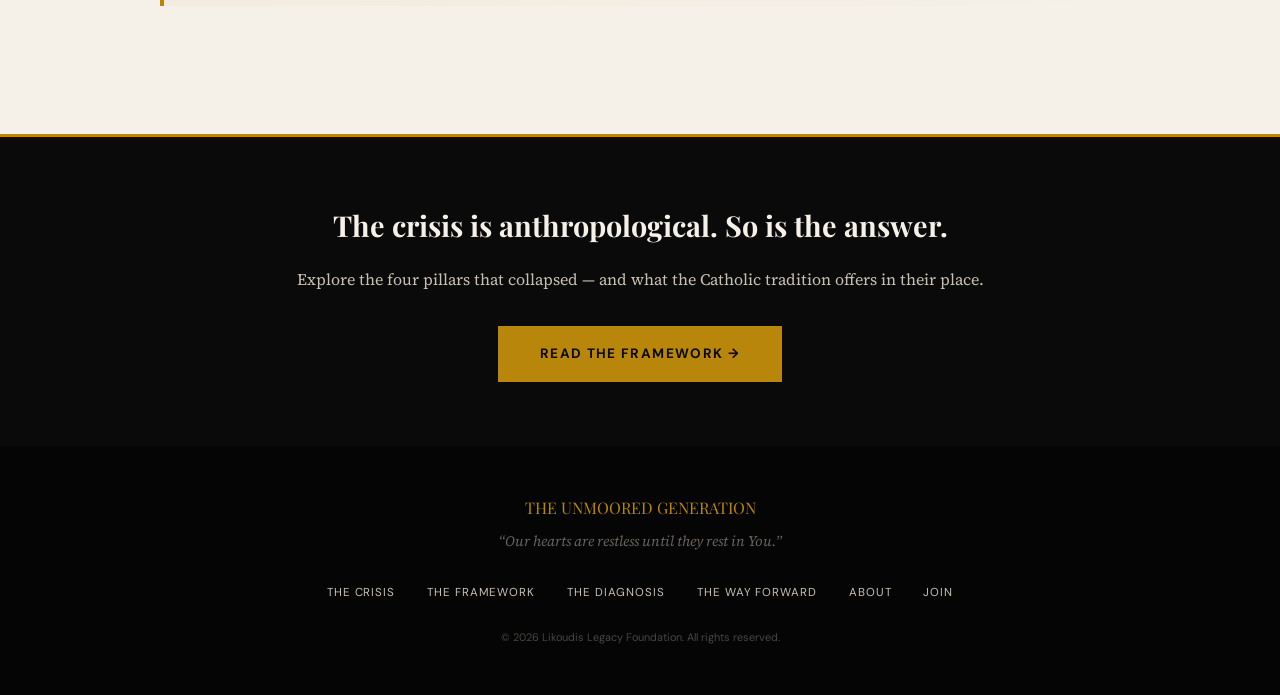
<file: crisis.html>
<!DOCTYPE html>
<html lang="en">
<head>
<meta charset="UTF-8">
<meta name="viewport" content="width=device-width, initial-scale=1.0">
<title>The Crisis — The Unmoored Generation</title>
<link rel="preconnect" href="https://fonts.googleapis.com">
<link href="https://fonts.googleapis.com/css2?family=Playfair+Display:ital,wght@0,400;0,700;0,900;1,400;1,700&family=Source+Serif+4:ital,opsz,wght@0,8..60,300;0,8..60,400;0,8..60,600;1,8..60,400&family=DM+Sans:wght@400;500;600;700&display=swap" rel="stylesheet">
<link rel="stylesheet" href="style.css">
</head>
<body>

<nav id="nav">
  <div class="nav-inner">
    <a href="index.html" class="nav-brand">THE UNMOORED GENERATION</a>
    <button class="hamburger" onclick="toggleMenu()">☰</button>
    <ul class="nav-links">
      <li><a href="crisis.html" class="active">The Crisis</a></li>
      <li><a href="framework.html">The Framework</a></li>
      <li><a href="diagnosis.html">The Diagnosis</a></li>
      <li><a href="solutions.html">The Way Forward</a></li>
      <li><a href="about.html">About</a></li>
      <li><a href="join.html">Join</a></li>
    </ul>
  </div>
</nav>

<header class="page-header">
  <div class="page-header-inner">
    <div class="section-label">The Evidence</div>
    <h1>Something Has Gone Wrong</h1>
    <p>Across every metric that measures human flourishing&mdash;mental health, social connection, sense of purpose, hope for the future&mdash;young adults in the West are in freefall. The data is no longer ambiguous.</p>
  </div>
</header>

<section class="section" style="background:var(--white); border-top:4px solid var(--blood);">
  <div class="section-inner">

    <div class="data-grid reveal">
      <a class="data-card" onclick="openModal('modal-1')" role="button" tabindex="0">
        <div class="data-number">40%</div>
        <div class="data-title">Persistent sadness and hopelessness among teens</div>
        <div class="data-desc">Four in ten U.S. high school students reported persistent feelings of sadness or hopelessness in 2023&mdash;up from 30% in 2013.</div>
        <div class="data-source">CDC Youth Risk Behavior Survey, 2023</div>
        <div class="data-link-hint">Click for full citation →</div>
      </a>

      <a class="data-card" onclick="openModal('modal-2')" role="button" tabindex="0">
        <div class="data-number">20%</div>
        <div class="data-title">Seriously considered attempting suicide</div>
        <div class="data-desc">One in five high school students seriously considered attempting suicide in 2023. Nearly 1 in 10 attempted it.</div>
        <div class="data-source">CDC YRBS Data Summary &amp; Trends Report, 2013–2023</div>
        <div class="data-link-hint">Click for full citation →</div>
      </a>

      <a class="data-card" onclick="openModal('modal-3')" role="button" tabindex="0">
        <div class="data-number">3%→17%</div>
        <div class="data-title">Collapse in close friendships</div>
        <div class="data-desc">The share of Americans with no close friends has risen from 3% in 1990 to 17% in 2024. Young men are hardest hit, with 28% reporting no close social connections.</div>
        <div class="data-source">Survey Center on American Life / AEI, 2021 &amp; 2024</div>
        <div class="data-link-hint">Click for full citation →</div>
      </a>

      <a class="data-card" onclick="openModal('modal-4')" role="button" tabindex="0">
        <div class="data-number">29%</div>
        <div class="data-title">Religiously unaffiliated&mdash;and rising among youth</div>
        <div class="data-desc">29% of U.S. adults are now religiously unaffiliated. Among adults 18&ndash;29, 44% identify as &ldquo;nones.&rdquo; The unaffiliated report lower community satisfaction and social connection.</div>
        <div class="data-source">Pew Research Center, 2023–24 Religious Landscape Study</div>
        <div class="data-link-hint">Click for full citation →</div>
      </a>

      <a class="data-card" onclick="openModal('modal-5')" role="button" tabindex="0">
        <div class="data-number">158,000</div>
        <div class="data-title">&ldquo;Deaths of despair&rdquo; per year</div>
        <div class="data-desc">In 2018, 158,000 Americans died from suicide, drug overdose, and alcoholic liver disease&mdash;up from 65,000 in 1995.</div>
        <div class="data-source">Case &amp; Deaton, <em>Deaths of Despair and the Future of Capitalism</em></div>
        <div class="data-link-hint">Click for full citation →</div>
      </a>

      <a class="data-card" onclick="openModal('modal-6')" role="button" tabindex="0">
        <div class="data-number">33%→13%</div>
        <div class="data-title">Friendship networks have halved</div>
        <div class="data-desc">In 1990, 33% of Americans reported 10+ close friends. By 2021, just 13%. More than half of those with 3 or fewer friends report regular loneliness.</div>
        <div class="data-source">Gallup (1990) &amp; American Perspectives Survey (2021)</div>
        <div class="data-link-hint">Click for full citation →</div>
      </a>
    </div>

    <div class="pull-quote reveal">
      <p>&ldquo;There seems to be a kind of malaise affecting the young people I teach. The worries don&rsquo;t appear to have a specific object&mdash;rather, there is generalized anxiety and perhaps, a kind of listlessness and a sense of being &lsquo;unmoored.&rsquo;&rdquo;</p>
      <cite>&mdash; Iskra Fileva, University Professor of Philosophy</cite>
    </div>

    <div class="prose reveal" style="max-width:720px;">
      <p>The conventional explanations&mdash;pandemic disruption, social media, economic precarity, political polarization&mdash;each capture something real. But they remain at the level of symptoms. They describe what happened to young people without explaining <em>why</em> it has hollowed them out so completely.</p>
      <p>The answer lies deeper. It is <strong>anthropological</strong>. What has collapsed is not a policy or a technology but an entire account of what a human being is, what a human being is <em>for</em>, and what makes a human life worth living. Until that account is recovered, no amount of therapy, policy reform, or digital detox will reach the root.</p>
      <p>The Catholic intellectual tradition has that account. It has carried it, refined it, and lived it for two thousand years. The question is whether the Church and her thinkers will bring it to bear on the defining cultural crisis of our time.</p>
    </div>

  </div>
</section>


<section class="section" style="background:var(--navy); color:var(--white);">
  <div class="section-inner">
    <div class="prose reveal" style="max-width:720px; color:var(--white);">
      <div class="section-label" style="color:var(--gold);">The Church Has Noticed</div>
      <h2 style="color:var(--white); font-family:'Playfair Display',serif; font-size:2rem; margin-bottom:1.5rem;">Rome Named the Problem</h2>
      <p>On March 4, 2026, the International Theological Commission&mdash;the Vatican&rsquo;s highest advisory body in theology, publishing under the authority of the Dicastery for the Doctrine of the Faith&mdash;released a document that reads, in places, like a theological analysis of precisely what this initiative was built to address.</p>
      <p><em>Quo vadis, humanitas?</em>&mdash;&ldquo;Where are you going, humanity?&rdquo;&mdash;takes as its subject the condition of young people formed primarily by digital culture: people who feel &ldquo;insignificant and lost in an uncontrollable and destabilizing flow of information, among merely virtual contacts, without time or place.&rdquo; The Commission formally names this &ldquo;cognitive debt&rdquo;: citing a MIT Media Lab study, it documents the measurable erosion of critical thinking, memory, and creative capacity in people who have habituated themselves to outsourcing thought to machines.</p>
      <p>The document diagnoses both transhumanism and posthumanism as forms of &ldquo;neo-gnosticism&rdquo;&mdash;the ancient heresy that human salvation means liberation from the body, from embodied history, from creaturely limitation. Against this, the Commission proposes that the human person is not a project to be engineered but a <em>vocation</em> to be received&mdash;a call that precedes every response.</p>
      <p>The Unmoored Generation initiative did not wait for this document. But it is worth knowing that the Church&rsquo;s own theologians, appointed by the Pope, have now formally named the problem in magisterial language.</p>
    </div>
    <div class="pull-quote reveal" style="border-left-color:var(--gold);">
      <p style="color:var(--white);">&ldquo;The life of the human being is <em>vocation</em>&hellip; and this call precedes every response of the human person.&rdquo;</p>
      <cite style="color:var(--gold);">&mdash; International Theological Commission, <em>Quo vadis, humanitas?</em> (2026), approved by Pope Leo XIV</cite>
    </div>
  </div>
</section>

<div class="cta-banner">
  <h3>The crisis is anthropological. So is the answer.</h3>
  <p>Explore the four pillars that collapsed — and what the Catholic tradition offers in their place.</p>
  <a href="framework.html" class="btn">Read the Framework →</a>
</div>

<footer>
  <div class="footer-brand">THE UNMOORED GENERATION</div>
  <div class="footer-tagline">&ldquo;Our hearts are restless until they rest in You.&rdquo;</div>
  <ul class="footer-links">
    <li><a href="crisis.html">The Crisis</a></li>
    <li><a href="framework.html">The Framework</a></li>
    <li><a href="diagnosis.html">The Diagnosis</a></li>
    <li><a href="solutions.html">The Way Forward</a></li>
    <li><a href="about.html">About</a></li>
    <li><a href="join.html">Join</a></li>
  </ul>
  <div class="footer-copy">&copy; 2026 Likoudis Legacy Foundation. All rights reserved.</div>
</footer>

<!-- CITATION MODALS -->
<div class="modal-overlay" id="modal-1">
  <div class="modal">
    <button class="modal-close" onclick="closeModal('modal-1')">&times;</button>
    <div class="modal-stat">40%</div>
    <h3>Persistent Feelings of Sadness or Hopelessness Among U.S. High School Students</h3>
    <p>In 2023, 39.7% of U.S. high school students experienced persistent feelings of sadness or hopelessness during the past 12 months. This represents a significant increase from 30% in 2013, though a slight improvement from 42% in 2021.</p>
    <p>The trend is particularly acute among female students (53%), LGBTQ+ students (65%), and students from marginalized racial and ethnic groups.</p>
    <div class="citation">
      <div class="cite-label">Primary Sources</div>
      <p><strong>CDC.</strong> &ldquo;Youth Risk Behavior Survey Data Summary &amp; Trends Report: 2013&ndash;2023.&rdquo; U.S. Department of Health and Human Services, 2024.</p>
      <p><a href="https://www.cdc.gov/yrbs/dstr/pdf/YRBS-2023-Data-Summary-Trend-Report.pdf" target="_blank" rel="noopener">https://www.cdc.gov/yrbs/dstr/pdf/YRBS-2023-Data-Summary-Trend-Report.pdf</a></p>
      <p style="margin-top:1rem;"><strong>Verlenden, J.V., et al.</strong> &ldquo;Mental Health and Suicide Risk Among High School Students.&rdquo; <em>MMWR Suppl.</em> 73(4), October 2024.</p>
      <p><a href="https://www.cdc.gov/mmwr/volumes/73/su/pdfs/su7304a9-H.pdf" target="_blank" rel="noopener">https://www.cdc.gov/mmwr/volumes/73/su/pdfs/su7304a9-H.pdf</a></p>
    </div>
  </div>
</div>

<div class="modal-overlay" id="modal-2">
  <div class="modal">
    <button class="modal-close" onclick="closeModal('modal-2')">&times;</button>
    <div class="modal-stat">20.4%</div>
    <h3>Suicidal Ideation Among U.S. High School Students</h3>
    <p>In 2023, 20.4% of high school students seriously considered attempting suicide, and 9.5% attempted suicide during the past 12 months. Among female students, 27% seriously considered suicide.</p>
    <div class="citation">
      <div class="cite-label">Primary Sources</div>
      <p><strong>CDC.</strong> &ldquo;Mental Health &mdash; Adolescent and School Health.&rdquo; Updated January 2025.</p>
      <p><a href="https://www.cdc.gov/healthy-youth/mental-health/index.html" target="_blank" rel="noopener">https://www.cdc.gov/healthy-youth/mental-health/index.html</a></p>
      <p style="margin-top:1rem;"><strong>CDC.</strong> &ldquo;2023 Youth Risk Behavior Survey Results.&rdquo; Updated February 2025.</p>
      <p><a href="https://www.cdc.gov/yrbs/results/2023-yrbs-results.html" target="_blank" rel="noopener">https://www.cdc.gov/yrbs/results/2023-yrbs-results.html</a></p>
    </div>
  </div>
</div>

<div class="modal-overlay" id="modal-3">
  <div class="modal">
    <button class="modal-close" onclick="closeModal('modal-3')">&times;</button>
    <div class="modal-stat">3% → 17%</div>
    <h3>The Collapse of Close Friendships in America</h3>
    <p>In 1990, just 3% of Americans reported having no close friends. By 2021, that figure had risen to 12%. By 2024, it reached 17%. Young men have been hardest hit: 28% of men under 30 reported having no close social connections in 2021.</p>
    <div class="citation">
      <div class="cite-label">Primary Sources</div>
      <p><strong>Cox, Daniel A.</strong> &ldquo;The State of American Friendship: Change, Challenges, and Loss.&rdquo; <em>American Perspectives Survey</em>, Survey Center on American Life, June 2021.</p>
      <p><a href="https://www.americansurveycenter.org/research/the-state-of-american-friendship-change-challenges-and-loss/" target="_blank" rel="noopener">https://www.americansurveycenter.org/research/the-state-of-american-friendship-change-challenges-and-loss/</a></p>
      <p style="margin-top:1rem;"><strong>Cox, Daniel A. and Pressler, Samuel.</strong> &ldquo;Disconnected: The Growing Class Divide in American Civic Life.&rdquo; Survey Center on American Life, 2024.</p>
      <p><a href="https://www.aei.org/featured_data/the-decline-in-american-friendship/" target="_blank" rel="noopener">https://www.aei.org/featured_data/the-decline-in-american-friendship/</a></p>
    </div>
  </div>
</div>

<div class="modal-overlay" id="modal-4">
  <div class="modal">
    <button class="modal-close" onclick="closeModal('modal-4')">&times;</button>
    <div class="modal-stat">29%</div>
    <h3>The Rise of Religious &ldquo;Nones&rdquo; in America</h3>
    <p>According to Pew Research Center&rsquo;s 2023&ndash;24 Religious Landscape Study, 29% of U.S. adults now identify as religiously unaffiliated. Among adults aged 18&ndash;29, approximately 44% are unaffiliated. The unaffiliated report lower satisfaction with their communities and social lives.</p>
    <div class="citation">
      <div class="cite-label">Primary Sources</div>
      <p><strong>Pew Research Center.</strong> &ldquo;Religious &lsquo;Nones&rsquo; in America: Who They Are and What They Believe.&rdquo; January 24, 2024.</p>
      <p><a href="https://www.pewresearch.org/religion/2024/01/24/religious-nones-in-america-who-they-are-and-what-they-believe/" target="_blank" rel="noopener">https://www.pewresearch.org/religion/2024/01/24/religious-nones-in-america-who-they-are-and-what-they-believe/</a></p>
      <p style="margin-top:1rem;"><strong>Pew Research Center.</strong> &ldquo;Decline of Christianity in the U.S. Has Slowed, May Have Leveled Off.&rdquo; February 2025.</p>
      <p><a href="https://www.pewresearch.org/religion/2025/02/26/decline-of-christianity-in-the-us-has-slowed-may-have-leveled-off/" target="_blank" rel="noopener">https://www.pewresearch.org/religion/2025/02/26/decline-of-christianity-in-the-us-has-slowed-may-have-leveled-off/</a></p>
    </div>
  </div>
</div>

<div class="modal-overlay" id="modal-5">
  <div class="modal">
    <button class="modal-close" onclick="closeModal('modal-5')">&times;</button>
    <div class="modal-stat">158,000</div>
    <h3>&ldquo;Deaths of Despair&rdquo;</h3>
    <p>Princeton economists Anne Case and Angus Deaton documented a dramatic rise in deaths from suicide, drug overdose, and alcoholic liver disease. In 2018, approximately 158,000 Americans died from these causes, compared to 65,000 in 1995.</p>
    <p>Case and Deaton attribute this to a &ldquo;broad deterioration in the lives of Americans without a college degree,&rdquo; including the weakening of social institutions and declining economic prospects.</p>
    <div class="citation">
      <div class="cite-label">Primary Sources</div>
      <p><strong>Case, Anne and Deaton, Angus.</strong> <em>Deaths of Despair and the Future of Capitalism.</em> Princeton University Press, 2020.</p>
      <p style="margin-top:1rem;"><strong>Case, Anne and Deaton, Angus.</strong> &ldquo;Rising Morbidity and Mortality in Midlife.&rdquo; <em>PNAS</em> 112(49), 2015.</p>
      <p><a href="https://www.pnas.org/doi/10.1073/pnas.1518393112" target="_blank" rel="noopener">https://www.pnas.org/doi/10.1073/pnas.1518393112</a></p>
    </div>
  </div>
</div>

<div class="modal-overlay" id="modal-6">
  <div class="modal">
    <button class="modal-close" onclick="closeModal('modal-6')">&times;</button>
    <div class="modal-stat">33% → 13%</div>
    <h3>The Shrinking of American Social Networks</h3>
    <p>In 1990, 33% of Americans reported having 10 or more close friends. By 2021, just 13% did. In 1990, 45% of young men said they would turn to friends first when facing a personal problem. By 2021, only 22% did. Americans who attend religious services regularly report significantly lower rates of loneliness.</p>
    <div class="citation">
      <div class="cite-label">Primary Sources</div>
      <p><strong>Cox, Daniel A.</strong> &ldquo;The State of American Friendship.&rdquo; Survey Center on American Life, June 2021.</p>
      <p><a href="https://www.americansurveycenter.org/research/the-state-of-american-friendship-change-challenges-and-loss/" target="_blank" rel="noopener">https://www.americansurveycenter.org/research/the-state-of-american-friendship-change-challenges-and-loss/</a></p>
      <p style="margin-top:1rem;"><strong>Cox, Daniel A.</strong> &ldquo;Men&rsquo;s Social Circles Are Shrinking.&rdquo; Survey Center on American Life, 2022.</p>
      <p><a href="https://www.americansurveycenter.org/why-mens-social-circles-are-shrinking/" target="_blank" rel="noopener">https://www.americansurveycenter.org/why-mens-social-circles-are-shrinking/</a></p>
    </div>
  </div>
</div>

<script src="main.js"></script>
</body>
</html>
</file>
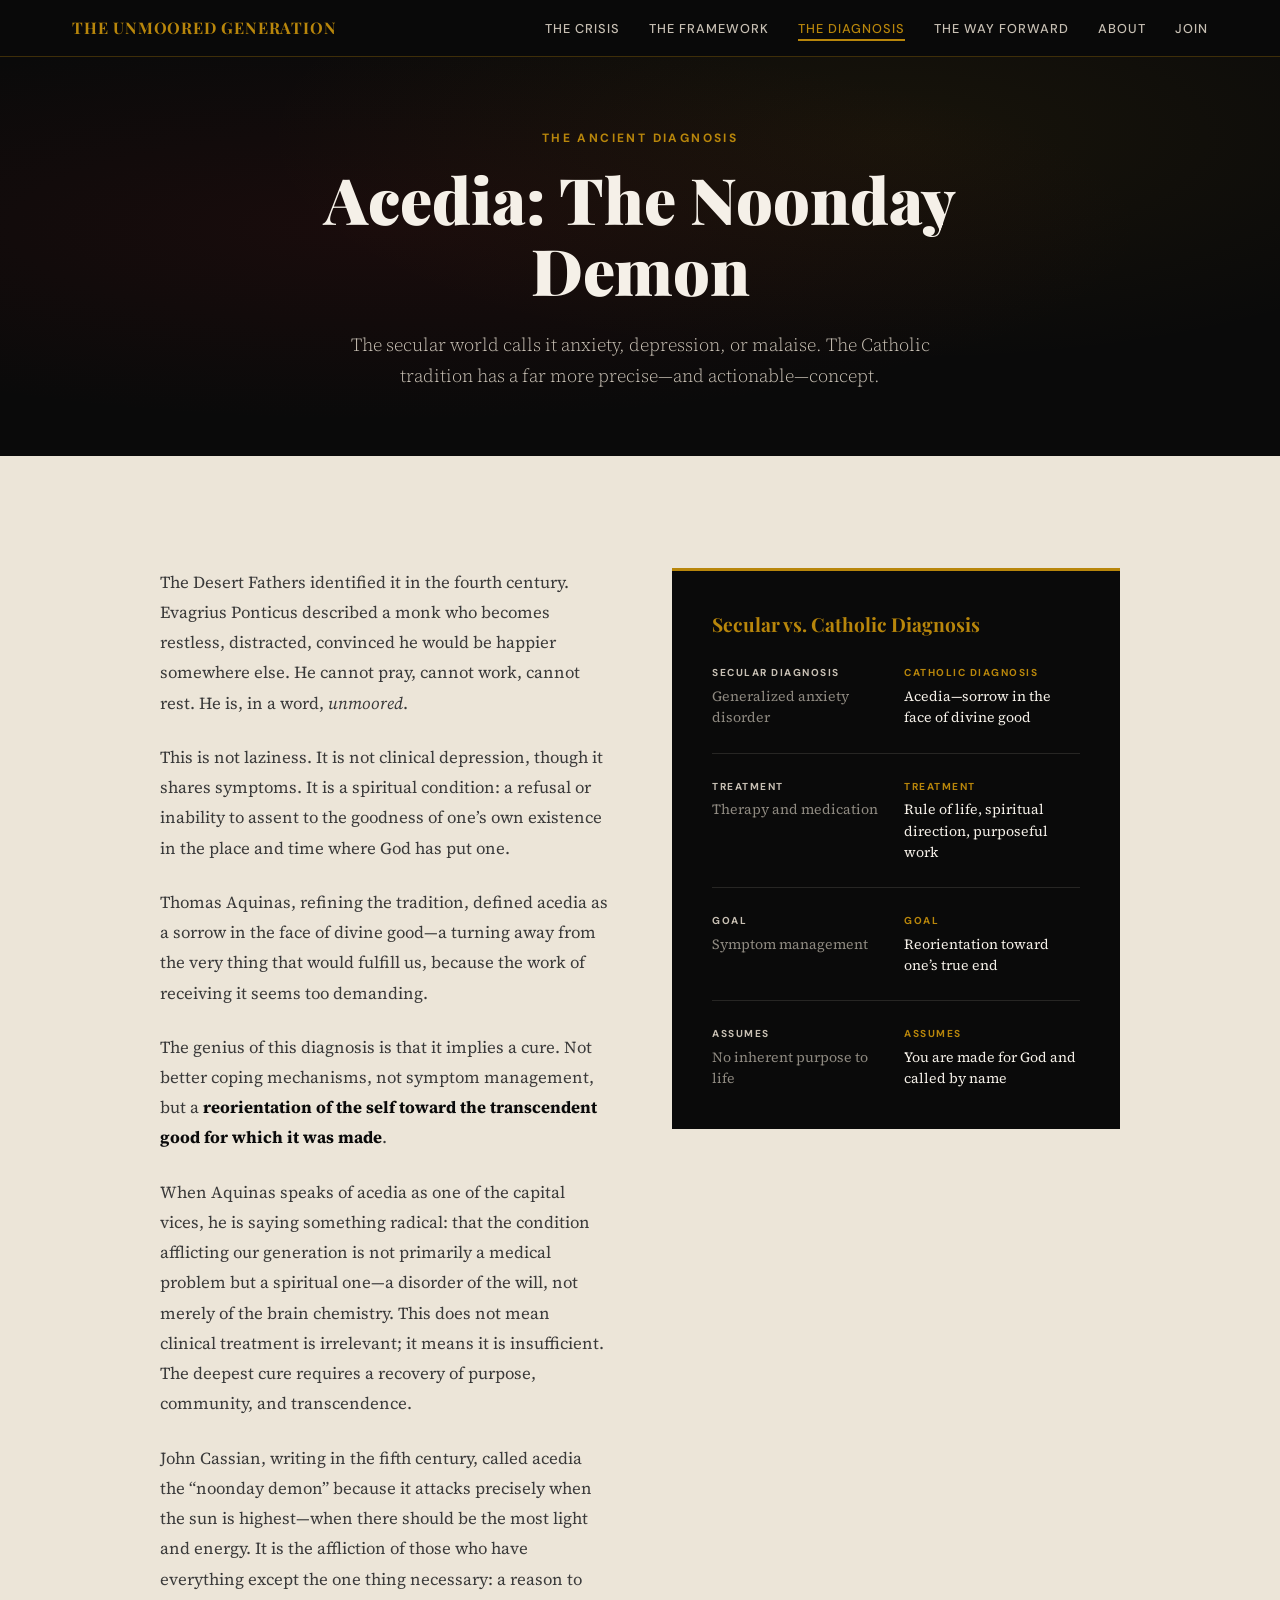
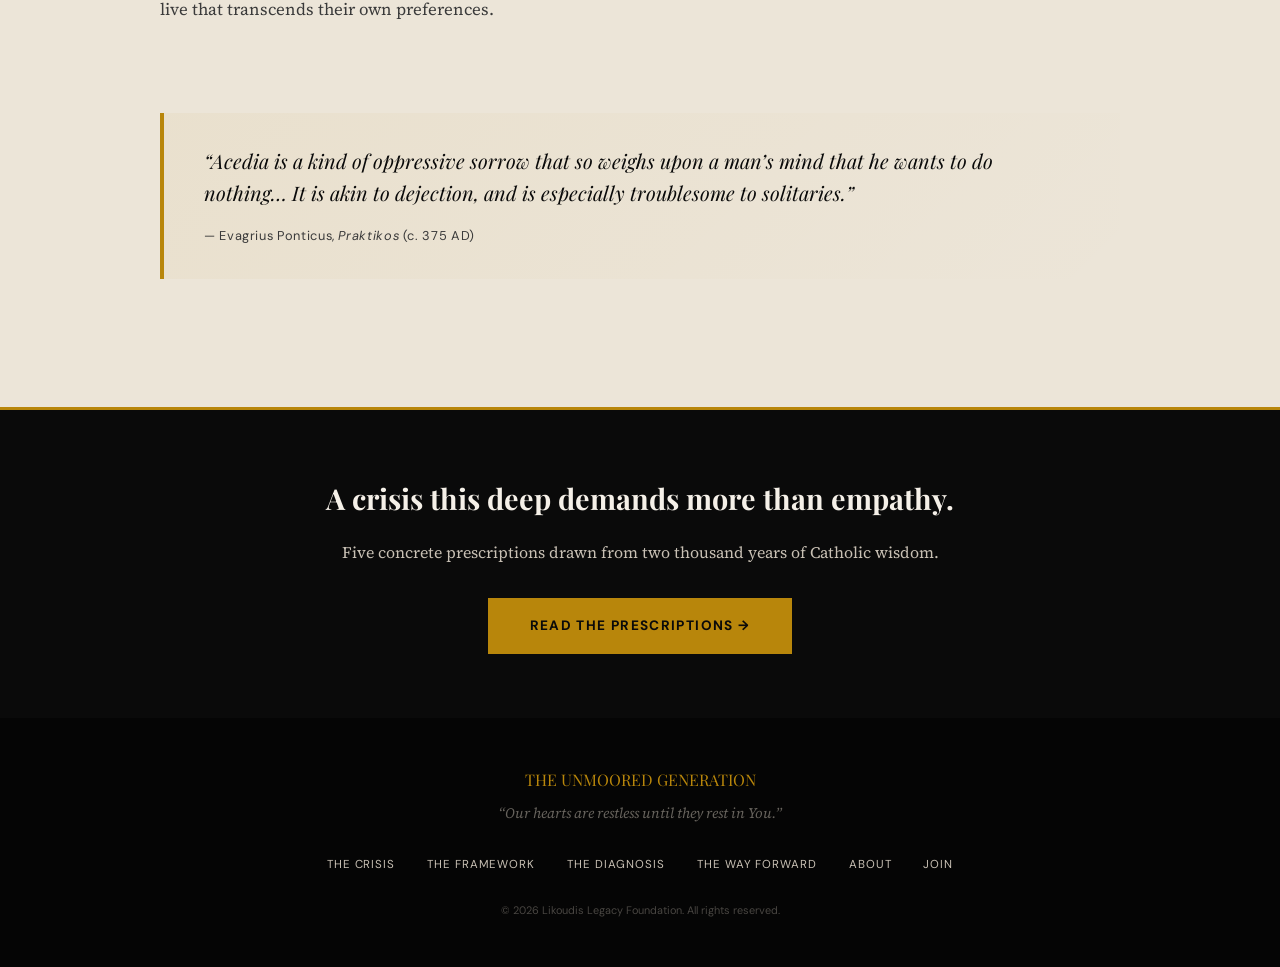
<file: diagnosis.html>
<!DOCTYPE html>
<html lang="en">
<head>
<meta charset="UTF-8">
<meta name="viewport" content="width=device-width, initial-scale=1.0">
<title>The Diagnosis — The Unmoored Generation</title>
<link rel="preconnect" href="https://fonts.googleapis.com">
<link href="https://fonts.googleapis.com/css2?family=Playfair+Display:ital,wght@0,400;0,700;0,900;1,400;1,700&family=Source+Serif+4:ital,opsz,wght@0,8..60,300;0,8..60,400;0,8..60,600;1,8..60,400&family=DM+Sans:wght@400;500;600;700&display=swap" rel="stylesheet">
<link rel="stylesheet" href="style.css">
</head>
<body>

<nav id="nav">
  <div class="nav-inner">
    <a href="index.html" class="nav-brand">THE UNMOORED GENERATION</a>
    <button class="hamburger" onclick="toggleMenu()">☰</button>
    <ul class="nav-links">
      <li><a href="crisis.html">The Crisis</a></li>
      <li><a href="framework.html">The Framework</a></li>
      <li><a href="diagnosis.html" class="active">The Diagnosis</a></li>
      <li><a href="solutions.html">The Way Forward</a></li>
      <li><a href="about.html">About</a></li>
      <li><a href="join.html">Join</a></li>
    </ul>
  </div>
</nav>

<header class="page-header">
  <div class="page-header-inner">
    <div class="section-label">The Ancient Diagnosis</div>
    <h1>Acedia: The Noonday Demon</h1>
    <p>The secular world calls it anxiety, depression, or malaise. The Catholic tradition has a far more precise&mdash;and actionable&mdash;concept.</p>
  </div>
</header>

<section class="section" style="background:var(--parchment);">
  <div class="section-inner">
    <div class="acedia-content reveal">
      <div class="prose">
        <p>The Desert Fathers identified it in the fourth century. Evagrius Ponticus described a monk who becomes restless, distracted, convinced he would be happier somewhere else. He cannot pray, cannot work, cannot rest. He is, in a word, <em>unmoored</em>.</p>
        <p>This is not laziness. It is not clinical depression, though it shares symptoms. It is a spiritual condition: a refusal or inability to assent to the goodness of one&rsquo;s own existence in the place and time where God has put one.</p>
        <p>Thomas Aquinas, refining the tradition, defined acedia as a sorrow in the face of divine good&mdash;a turning away from the very thing that would fulfill us, because the work of receiving it seems too demanding.</p>
        <p>The genius of this diagnosis is that it implies a cure. Not better coping mechanisms, not symptom management, but a <strong>reorientation of the self toward the transcendent good for which it was made</strong>.</p>
        <p>When Aquinas speaks of acedia as one of the capital vices, he is saying something radical: that the condition afflicting our generation is not primarily a medical problem but a spiritual one&mdash;a disorder of the will, not merely of the brain chemistry. This does not mean clinical treatment is irrelevant; it means it is insufficient. The deepest cure requires a recovery of purpose, community, and transcendence.</p>
        <p>John Cassian, writing in the fifth century, called acedia the &ldquo;noonday demon&rdquo; because it attacks precisely when the sun is highest&mdash;when there should be the most light and energy. It is the affliction of those who have everything except the one thing necessary: a reason to live that transcends their own preferences.</p>
      </div>
      <div class="acedia-sidebar">
        <h3>Secular vs. Catholic Diagnosis</h3>
        <div class="comparison-row">
          <div class="comp-secular"><div class="comp-label">Secular Diagnosis</div><div class="comp-text">Generalized anxiety disorder</div></div>
          <div class="comp-catholic"><div class="comp-label">Catholic Diagnosis</div><div class="comp-text">Acedia&mdash;sorrow in the face of divine good</div></div>
        </div>
        <div class="comparison-row">
          <div class="comp-secular"><div class="comp-label">Treatment</div><div class="comp-text">Therapy and medication</div></div>
          <div class="comp-catholic"><div class="comp-label">Treatment</div><div class="comp-text">Rule of life, spiritual direction, purposeful work</div></div>
        </div>
        <div class="comparison-row">
          <div class="comp-secular"><div class="comp-label">Goal</div><div class="comp-text">Symptom management</div></div>
          <div class="comp-catholic"><div class="comp-label">Goal</div><div class="comp-text">Reorientation toward one&rsquo;s true end</div></div>
        </div>
        <div class="comparison-row">
          <div class="comp-secular"><div class="comp-label">Assumes</div><div class="comp-text">No inherent purpose to life</div></div>
          <div class="comp-catholic"><div class="comp-label">Assumes</div><div class="comp-text">You are made for God and called by name</div></div>
        </div>
      </div>
    </div>

    <div class="pull-quote reveal" style="margin-top:4rem;">
      <p>&ldquo;Acedia is a kind of oppressive sorrow that so weighs upon a man&rsquo;s mind that he wants to do nothing&hellip; It is akin to dejection, and is especially troublesome to solitaries.&rdquo;</p>
      <cite>&mdash; Evagrius Ponticus, <em>Praktikos</em> (c. 375 AD)</cite>
    </div>
  </div>
</section>

<div class="cta-banner">
  <h3>A crisis this deep demands more than empathy.</h3>
  <p>Five concrete prescriptions drawn from two thousand years of Catholic wisdom.</p>
  <a href="solutions.html" class="btn">Read the Prescriptions →</a>
</div>

<footer>
  <div class="footer-brand">THE UNMOORED GENERATION</div>
  <div class="footer-tagline">&ldquo;Our hearts are restless until they rest in You.&rdquo;</div>
  <ul class="footer-links">
    <li><a href="crisis.html">The Crisis</a></li>
    <li><a href="framework.html">The Framework</a></li>
    <li><a href="diagnosis.html">The Diagnosis</a></li>
    <li><a href="solutions.html">The Way Forward</a></li>
    <li><a href="about.html">About</a></li>
    <li><a href="join.html">Join</a></li>
  </ul>
  <div class="footer-copy">&copy; 2026 Likoudis Legacy Foundation. All rights reserved.</div>
</footer>

<script src="main.js"></script>
</body>
</html>
</file>
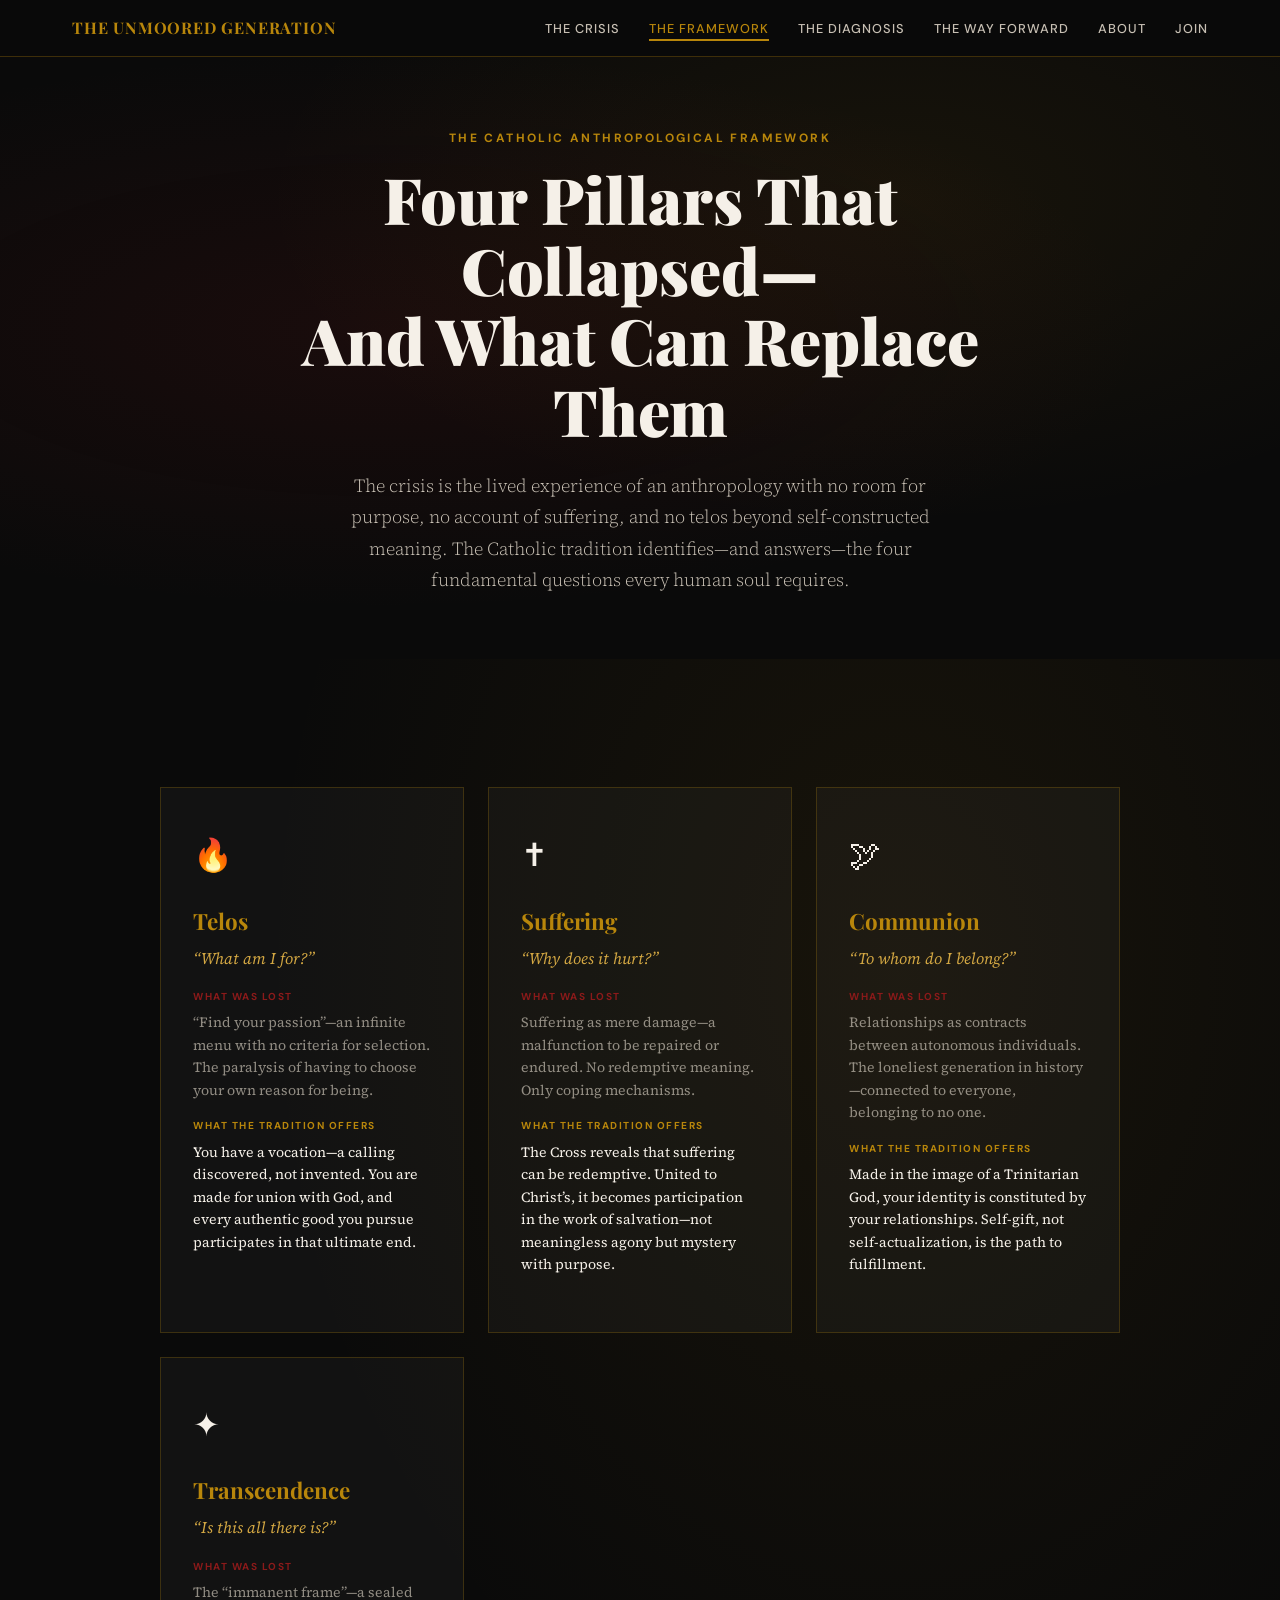
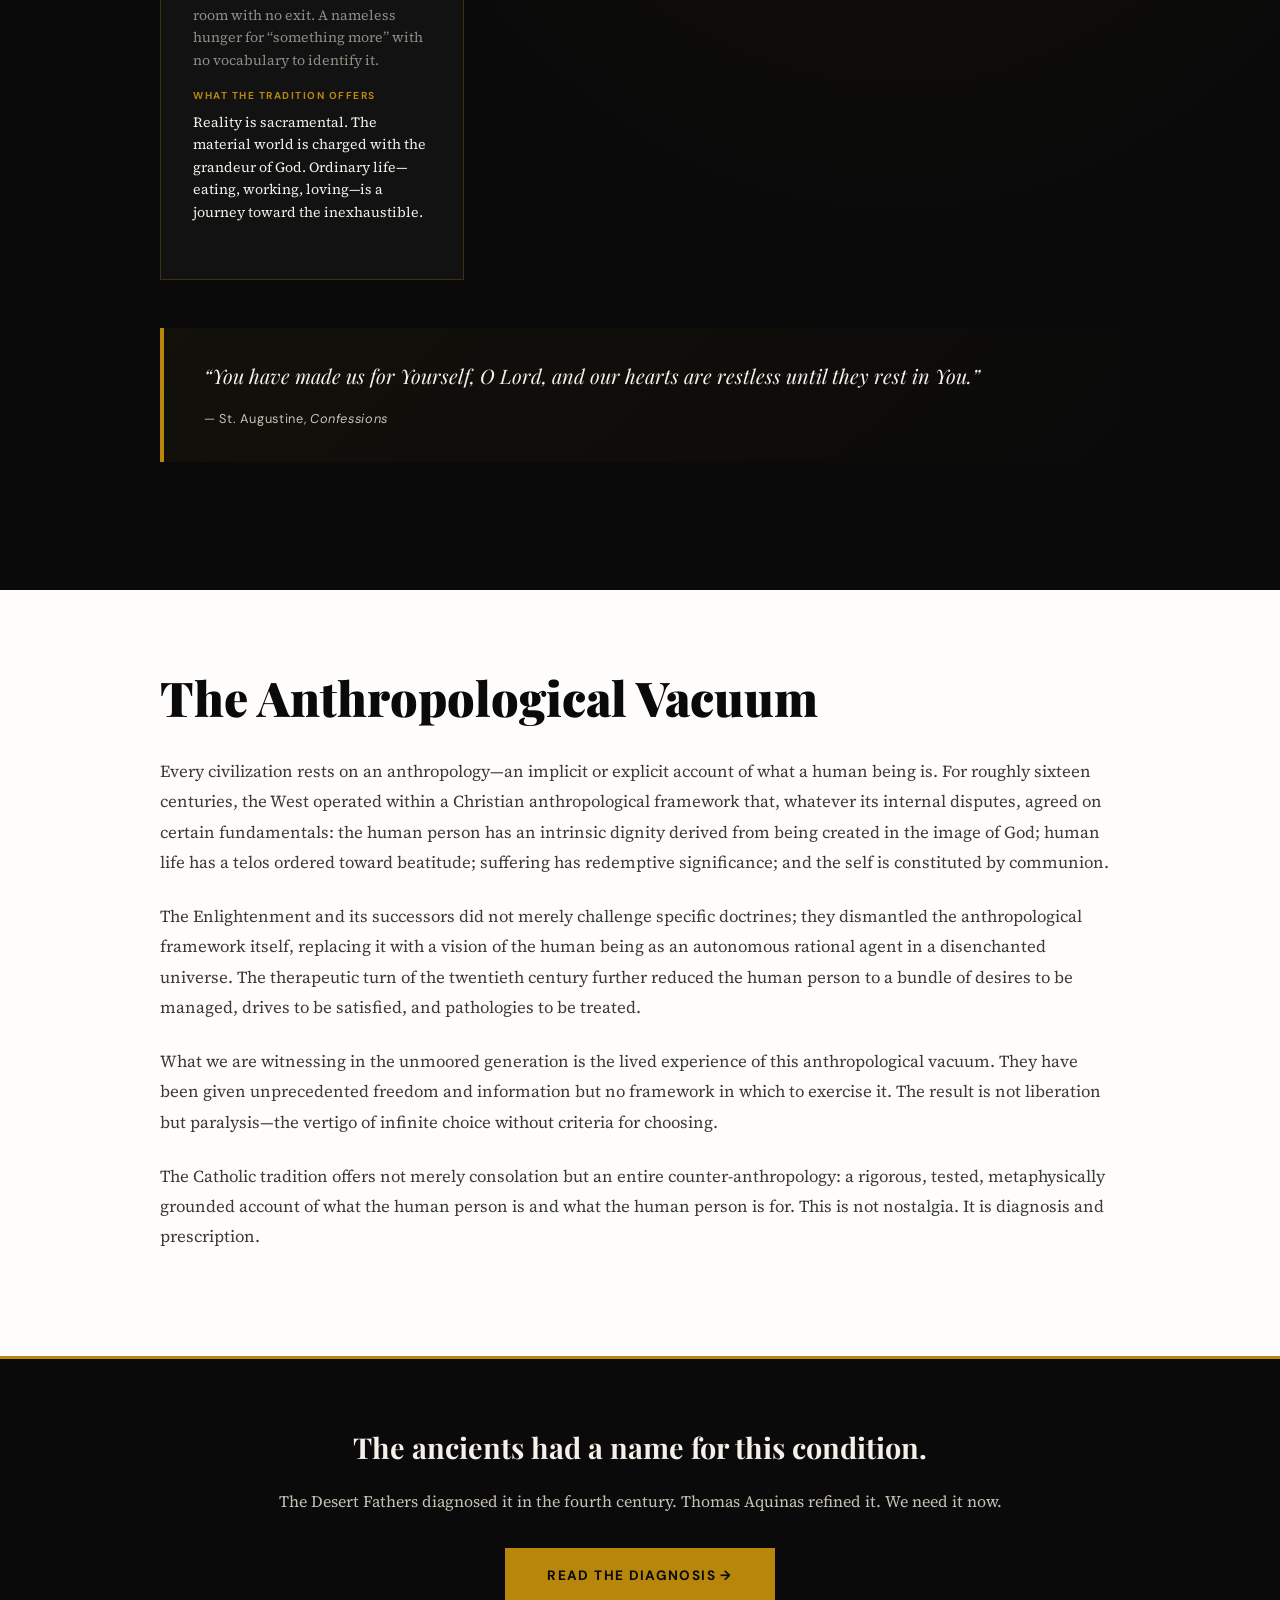
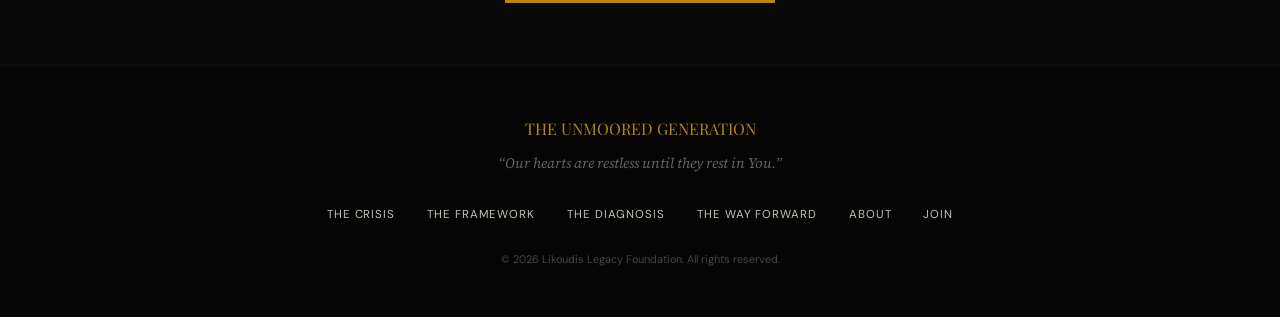
<file: framework.html>
<!DOCTYPE html>
<html lang="en">
<head>
<meta charset="UTF-8">
<meta name="viewport" content="width=device-width, initial-scale=1.0">
<title>The Framework — The Unmoored Generation</title>
<link rel="preconnect" href="https://fonts.googleapis.com">
<link href="https://fonts.googleapis.com/css2?family=Playfair+Display:ital,wght@0,400;0,700;0,900;1,400;1,700&family=Source+Serif+4:ital,opsz,wght@0,8..60,300;0,8..60,400;0,8..60,600;1,8..60,400&family=DM+Sans:wght@400;500;600;700&display=swap" rel="stylesheet">
<link rel="stylesheet" href="style.css">
</head>
<body>

<nav id="nav">
  <div class="nav-inner">
    <a href="index.html" class="nav-brand">THE UNMOORED GENERATION</a>
    <button class="hamburger" onclick="toggleMenu()">☰</button>
    <ul class="nav-links">
      <li><a href="crisis.html">The Crisis</a></li>
      <li><a href="framework.html" class="active">The Framework</a></li>
      <li><a href="diagnosis.html">The Diagnosis</a></li>
      <li><a href="solutions.html">The Way Forward</a></li>
      <li><a href="about.html">About</a></li>
      <li><a href="join.html">Join</a></li>
    </ul>
  </div>
</nav>

<header class="page-header">
  <div class="page-header-inner">
    <div class="section-label">The Catholic Anthropological Framework</div>
    <h1>Four Pillars That Collapsed&mdash;<br>And What Can Replace Them</h1>
    <p>The crisis is the lived experience of an anthropology with no room for purpose, no account of suffering, and no telos beyond self-constructed meaning. The Catholic tradition identifies&mdash;and answers&mdash;the four fundamental questions every human soul requires.</p>
  </div>
</header>

<section class="section dark-section" style="padding-top:5rem; padding-bottom:5rem;">
  <div class="section-inner">
    <div class="pillar-grid reveal">
      <div class="pillar">
        <span class="pillar-icon">🔥</span>
        <div class="pillar-name">Telos</div>
        <div class="pillar-question">&ldquo;What am I for?&rdquo;</div>
        <div class="pillar-tag lost">What was lost</div>
        <div class="pillar-lost">&ldquo;Find your passion&rdquo;&mdash;an infinite menu with no criteria for selection. The paralysis of having to choose your own reason for being.</div>
        <div class="pillar-tag recovered">What the tradition offers</div>
        <div class="pillar-recovered">You have a vocation&mdash;a calling discovered, not invented. You are made for union with God, and every authentic good you pursue participates in that ultimate end.</div>
      </div>
      <div class="pillar">
        <span class="pillar-icon">✝</span>
        <div class="pillar-name">Suffering</div>
        <div class="pillar-question">&ldquo;Why does it hurt?&rdquo;</div>
        <div class="pillar-tag lost">What was lost</div>
        <div class="pillar-lost">Suffering as mere damage&mdash;a malfunction to be repaired or endured. No redemptive meaning. Only coping mechanisms.</div>
        <div class="pillar-tag recovered">What the tradition offers</div>
        <div class="pillar-recovered">The Cross reveals that suffering can be redemptive. United to Christ&rsquo;s, it becomes participation in the work of salvation&mdash;not meaningless agony but mystery with purpose.</div>
      </div>
      <div class="pillar">
        <span class="pillar-icon">🕊</span>
        <div class="pillar-name">Communion</div>
        <div class="pillar-question">&ldquo;To whom do I belong?&rdquo;</div>
        <div class="pillar-tag lost">What was lost</div>
        <div class="pillar-lost">Relationships as contracts between autonomous individuals. The loneliest generation in history&mdash;connected to everyone, belonging to no one.</div>
        <div class="pillar-tag recovered">What the tradition offers</div>
        <div class="pillar-recovered">Made in the image of a Trinitarian God, your identity is constituted by your relationships. Self-gift, not self-actualization, is the path to fulfillment.</div>
      </div>
      <div class="pillar">
        <span class="pillar-icon">✦</span>
        <div class="pillar-name">Transcendence</div>
        <div class="pillar-question">&ldquo;Is this all there is?&rdquo;</div>
        <div class="pillar-tag lost">What was lost</div>
        <div class="pillar-lost">The &ldquo;immanent frame&rdquo;&mdash;a sealed room with no exit. A nameless hunger for &ldquo;something more&rdquo; with no vocabulary to identify it.</div>
        <div class="pillar-tag recovered">What the tradition offers</div>
        <div class="pillar-recovered">Reality is sacramental. The material world is charged with the grandeur of God. Ordinary life&mdash;eating, working, loving&mdash;is a journey toward the inexhaustible.</div>
      </div>
    </div>

    <div class="pull-quote reveal">
      <p>&ldquo;You have made us for Yourself, O Lord, and our hearts are restless until they rest in You.&rdquo;</p>
      <cite>&mdash; St. Augustine, <em>Confessions</em></cite>
    </div>
  </div>
</section>

<section class="section" style="background:var(--white);">
  <div class="section-inner prose reveal">
    <h2 class="section-title">The Anthropological Vacuum</h2>
    <p>Every civilization rests on an anthropology&mdash;an implicit or explicit account of what a human being is. For roughly sixteen centuries, the West operated within a Christian anthropological framework that, whatever its internal disputes, agreed on certain fundamentals: the human person has an intrinsic dignity derived from being created in the image of God; human life has a telos ordered toward beatitude; suffering has redemptive significance; and the self is constituted by communion.</p>
    <p>The Enlightenment and its successors did not merely challenge specific doctrines; they dismantled the anthropological framework itself, replacing it with a vision of the human being as an autonomous rational agent in a disenchanted universe. The therapeutic turn of the twentieth century further reduced the human person to a bundle of desires to be managed, drives to be satisfied, and pathologies to be treated.</p>
    <p>What we are witnessing in the unmoored generation is the lived experience of this anthropological vacuum. They have been given unprecedented freedom and information but no framework in which to exercise it. The result is not liberation but paralysis&mdash;the vertigo of infinite choice without criteria for choosing.</p>
    <p>The Catholic tradition offers not merely consolation but an entire counter-anthropology: a rigorous, tested, metaphysically grounded account of what the human person is and what the human person is for. This is not nostalgia. It is diagnosis and prescription.</p>
  </div>
</section>

<div class="cta-banner">
  <h3>The ancients had a name for this condition.</h3>
  <p>The Desert Fathers diagnosed it in the fourth century. Thomas Aquinas refined it. We need it now.</p>
  <a href="diagnosis.html" class="btn">Read the Diagnosis →</a>
</div>

<footer>
  <div class="footer-brand">THE UNMOORED GENERATION</div>
  <div class="footer-tagline">&ldquo;Our hearts are restless until they rest in You.&rdquo;</div>
  <ul class="footer-links">
    <li><a href="crisis.html">The Crisis</a></li>
    <li><a href="framework.html">The Framework</a></li>
    <li><a href="diagnosis.html">The Diagnosis</a></li>
    <li><a href="solutions.html">The Way Forward</a></li>
    <li><a href="about.html">About</a></li>
    <li><a href="join.html">Join</a></li>
  </ul>
  <div class="footer-copy">&copy; 2026 Likoudis Legacy Foundation. All rights reserved.</div>
</footer>

<script src="main.js"></script>
</body>
</html>
</file>
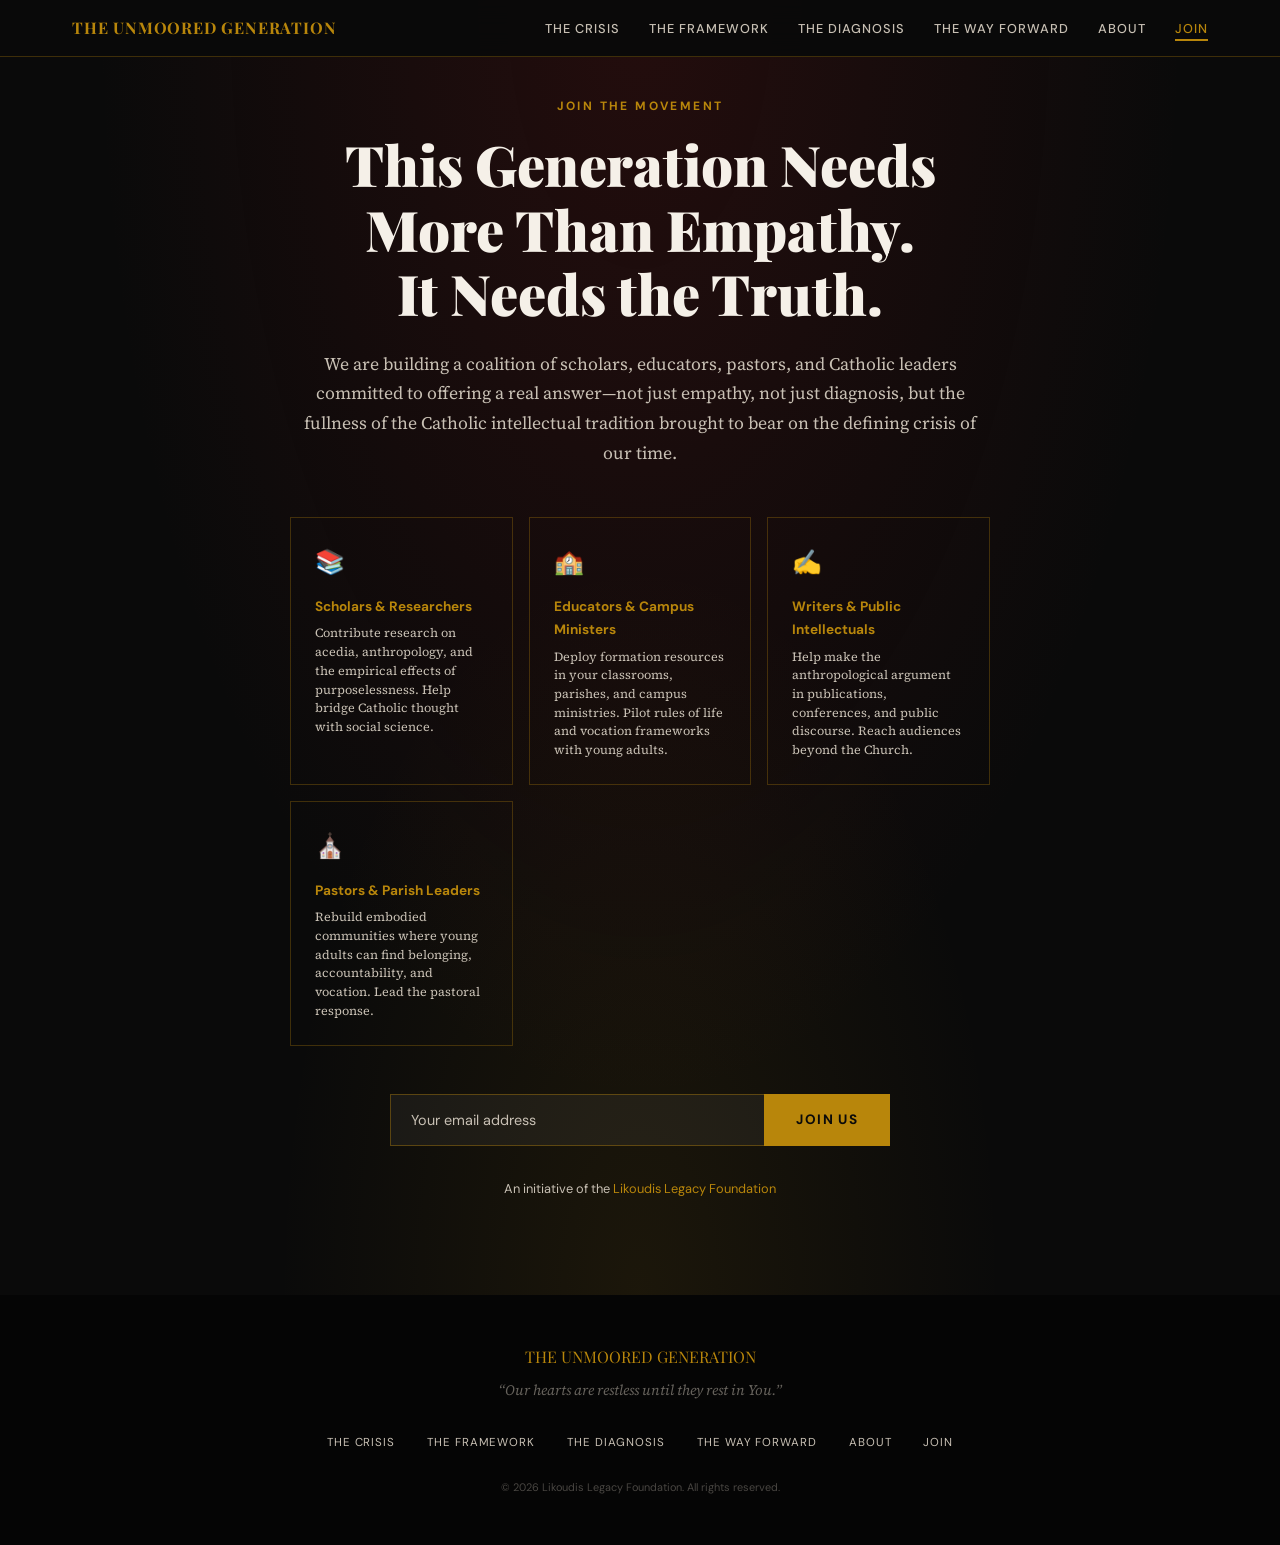
<file: join.html>
<!DOCTYPE html>
<html lang="en">
<head>
<meta charset="UTF-8">
<meta name="viewport" content="width=device-width, initial-scale=1.0">
<title>Join — The Unmoored Generation</title>
<link rel="preconnect" href="https://fonts.googleapis.com">
<link href="https://fonts.googleapis.com/css2?family=Playfair+Display:ital,wght@0,400;0,700;0,900;1,400;1,700&family=Source+Serif+4:ital,opsz,wght@0,8..60,300;0,8..60,400;0,8..60,600;1,8..60,400&family=DM+Sans:wght@400;500;600;700&display=swap" rel="stylesheet">
<link rel="stylesheet" href="style.css">
</head>
<body>

<nav id="nav">
  <div class="nav-inner">
    <a href="index.html" class="nav-brand">THE UNMOORED GENERATION</a>
    <button class="hamburger" onclick="toggleMenu()">☰</button>
    <ul class="nav-links">
      <li><a href="crisis.html">The Crisis</a></li>
      <li><a href="framework.html">The Framework</a></li>
      <li><a href="diagnosis.html">The Diagnosis</a></li>
      <li><a href="solutions.html">The Way Forward</a></li>
      <li><a href="about.html">About</a></li>
      <li><a href="join.html" class="active">Join</a></li>
    </ul>
  </div>
</nav>

<div class="join-section">
  <div class="join-inner">
    <div class="section-label">Join the Movement</div>
    <h2 class="section-title" style="font-size:clamp(2.2rem,5vw,3.5rem);">This Generation Needs<br>More Than Empathy.<br>It Needs the Truth.</h2>
    <p class="join-text">We are building a coalition of scholars, educators, pastors, and Catholic leaders committed to offering a real answer&mdash;not just empathy, not just diagnosis, but the fullness of the Catholic intellectual tradition brought to bear on the defining crisis of our time.</p>

    <div class="role-cards" style="margin-top:2rem;">
      <div class="role-card">
        <div class="role-icon">📚</div>
        <div class="role-title">Scholars &amp; Researchers</div>
        <div class="role-desc">Contribute research on acedia, anthropology, and the empirical effects of purposelessness. Help bridge Catholic thought with social science.</div>
      </div>
      <div class="role-card">
        <div class="role-icon">🏫</div>
        <div class="role-title">Educators &amp; Campus Ministers</div>
        <div class="role-desc">Deploy formation resources in your classrooms, parishes, and campus ministries. Pilot rules of life and vocation frameworks with young adults.</div>
      </div>
      <div class="role-card">
        <div class="role-icon">✍️</div>
        <div class="role-title">Writers &amp; Public Intellectuals</div>
        <div class="role-desc">Help make the anthropological argument in publications, conferences, and public discourse. Reach audiences beyond the Church.</div>
      </div>
      <div class="role-card">
        <div class="role-icon">⛪</div>
        <div class="role-title">Pastors &amp; Parish Leaders</div>
        <div class="role-desc">Rebuild embodied communities where young adults can find belonging, accountability, and vocation. Lead the pastoral response.</div>
      </div>
    </div>

    <form class="cta-form" style="margin-top:3rem;" onsubmit="event.preventDefault(); this.innerHTML='<p style=\'color:var(--gold);font-family:Playfair Display,serif;font-size:1.2rem;padding:1rem;\'>Thank you. The work begins.</p>';">
      <input type="email" placeholder="Your email address" required>
      <button type="submit">Join Us</button>
    </form>
    <p class="join-foundation">An initiative of the <a href="about.html">Likoudis Legacy Foundation</a></p>
  </div>
</div>

<footer>
  <div class="footer-brand">THE UNMOORED GENERATION</div>
  <div class="footer-tagline">&ldquo;Our hearts are restless until they rest in You.&rdquo;</div>
  <ul class="footer-links">
    <li><a href="crisis.html">The Crisis</a></li>
    <li><a href="framework.html">The Framework</a></li>
    <li><a href="diagnosis.html">The Diagnosis</a></li>
    <li><a href="solutions.html">The Way Forward</a></li>
    <li><a href="about.html">About</a></li>
    <li><a href="join.html">Join</a></li>
  </ul>
  <div class="footer-copy">&copy; 2026 Likoudis Legacy Foundation. All rights reserved.</div>
</footer>

<script src="main.js"></script>
</body>
</html>
</file>
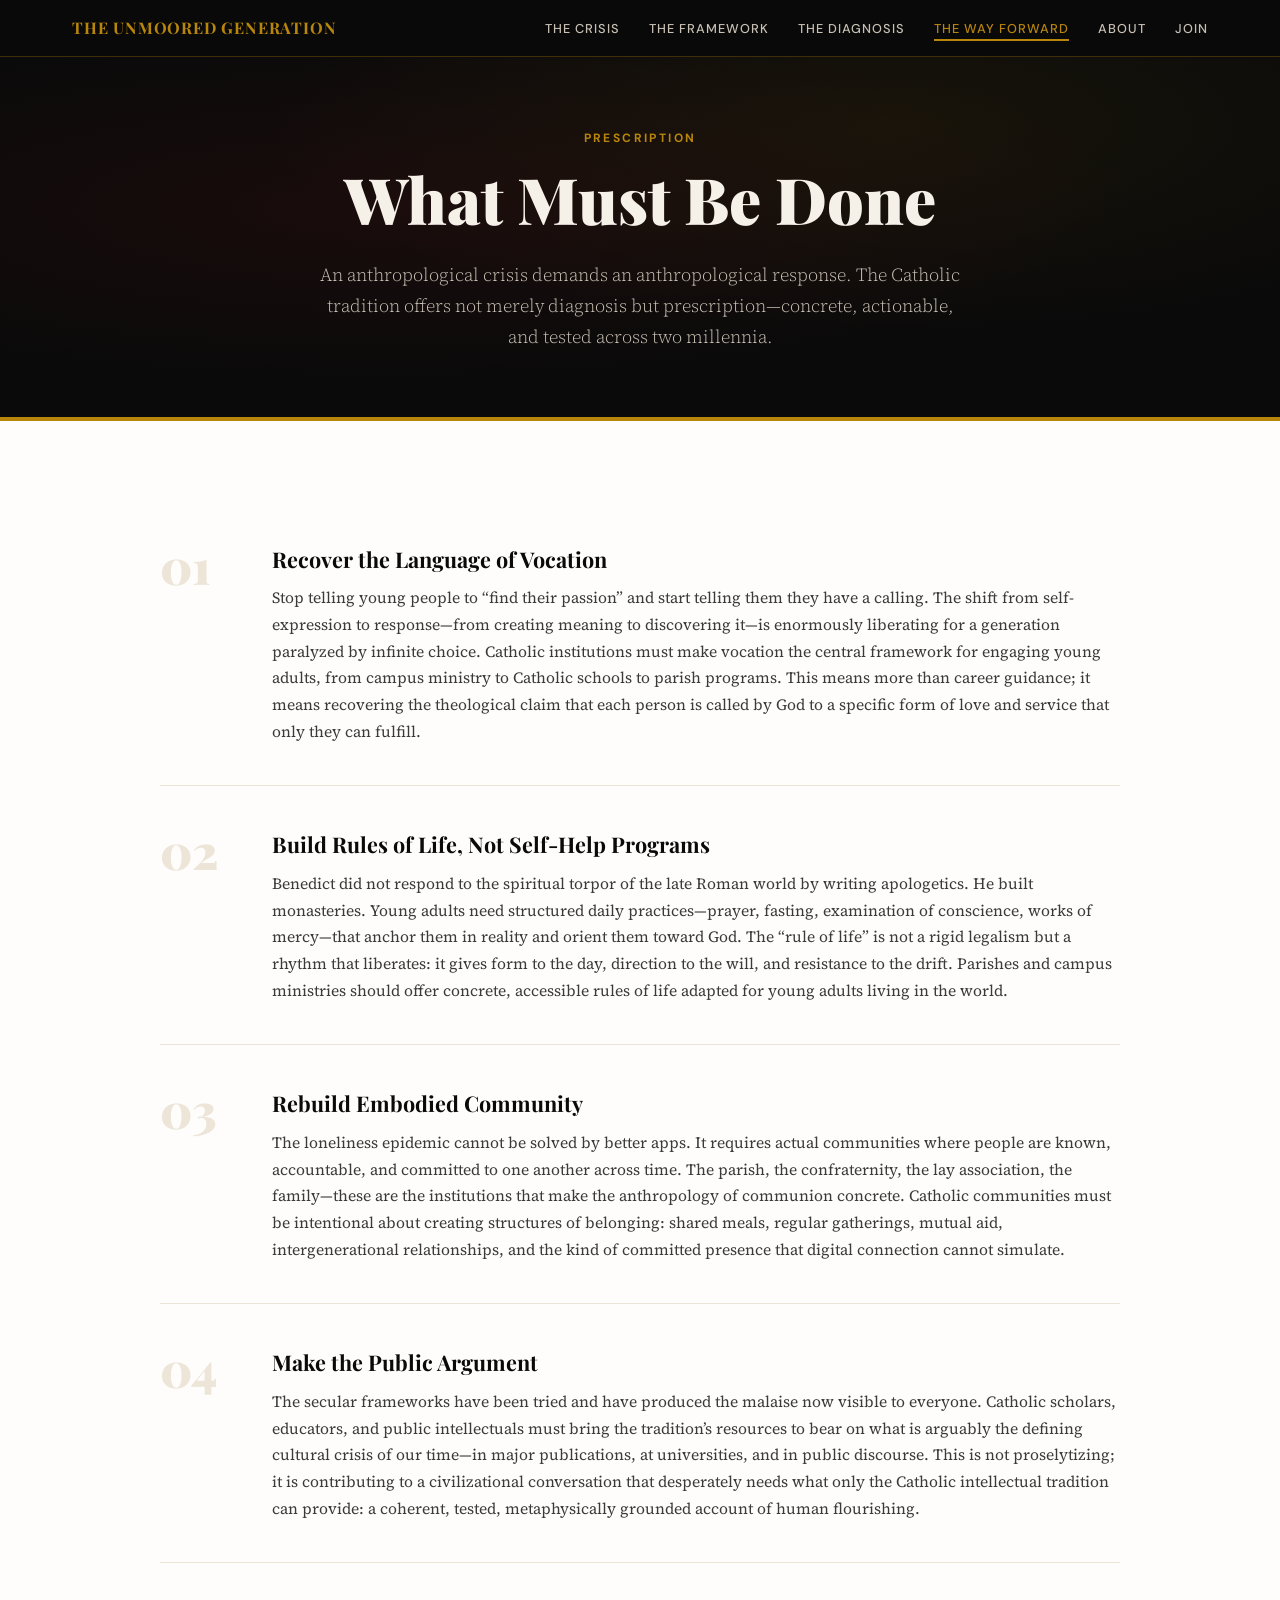
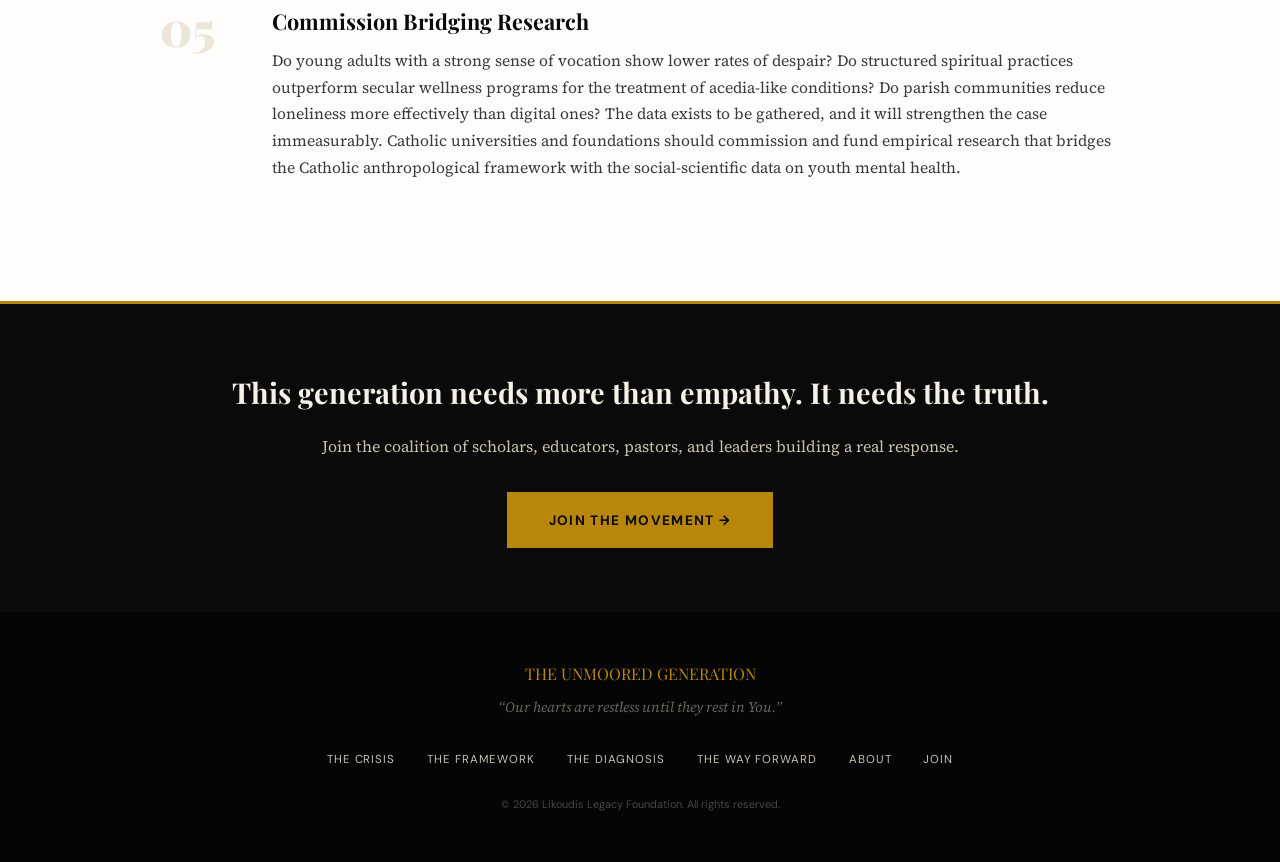
<file: solutions.html>
<!DOCTYPE html>
<html lang="en">
<head>
<meta charset="UTF-8">
<meta name="viewport" content="width=device-width, initial-scale=1.0">
<title>The Way Forward — The Unmoored Generation</title>
<link rel="preconnect" href="https://fonts.googleapis.com">
<link href="https://fonts.googleapis.com/css2?family=Playfair+Display:ital,wght@0,400;0,700;0,900;1,400;1,700&family=Source+Serif+4:ital,opsz,wght@0,8..60,300;0,8..60,400;0,8..60,600;1,8..60,400&family=DM+Sans:wght@400;500;600;700&display=swap" rel="stylesheet">
<link rel="stylesheet" href="style.css">
</head>
<body>

<nav id="nav">
  <div class="nav-inner">
    <a href="index.html" class="nav-brand">THE UNMOORED GENERATION</a>
    <button class="hamburger" onclick="toggleMenu()">☰</button>
    <ul class="nav-links">
      <li><a href="crisis.html">The Crisis</a></li>
      <li><a href="framework.html">The Framework</a></li>
      <li><a href="diagnosis.html">The Diagnosis</a></li>
      <li><a href="solutions.html" class="active">The Way Forward</a></li>
      <li><a href="about.html">About</a></li>
      <li><a href="join.html">Join</a></li>
    </ul>
  </div>
</nav>

<header class="page-header">
  <div class="page-header-inner">
    <div class="section-label">Prescription</div>
    <h1>What Must Be Done</h1>
    <p>An anthropological crisis demands an anthropological response. The Catholic tradition offers not merely diagnosis but prescription&mdash;concrete, actionable, and tested across two millennia.</p>
  </div>
</header>

<section class="section" style="background:var(--white); border-top:4px solid var(--gold);">
  <div class="section-inner">
    <div class="solution-blocks">
      <div class="solution-block reveal">
        <div class="solution-num">01</div>
        <div>
          <div class="solution-title">Recover the Language of Vocation</div>
          <div class="solution-desc">Stop telling young people to &ldquo;find their passion&rdquo; and start telling them they have a calling. The shift from self-expression to response&mdash;from creating meaning to discovering it&mdash;is enormously liberating for a generation paralyzed by infinite choice. Catholic institutions must make vocation the central framework for engaging young adults, from campus ministry to Catholic schools to parish programs. This means more than career guidance; it means recovering the theological claim that each person is called by God to a specific form of love and service that only they can fulfill.</div>
        </div>
      </div>
      <div class="solution-block reveal">
        <div class="solution-num">02</div>
        <div>
          <div class="solution-title">Build Rules of Life, Not Self-Help Programs</div>
          <div class="solution-desc">Benedict did not respond to the spiritual torpor of the late Roman world by writing apologetics. He built monasteries. Young adults need structured daily practices&mdash;prayer, fasting, examination of conscience, works of mercy&mdash;that anchor them in reality and orient them toward God. The &ldquo;rule of life&rdquo; is not a rigid legalism but a rhythm that liberates: it gives form to the day, direction to the will, and resistance to the drift. Parishes and campus ministries should offer concrete, accessible rules of life adapted for young adults living in the world.</div>
        </div>
      </div>
      <div class="solution-block reveal">
        <div class="solution-num">03</div>
        <div>
          <div class="solution-title">Rebuild Embodied Community</div>
          <div class="solution-desc">The loneliness epidemic cannot be solved by better apps. It requires actual communities where people are known, accountable, and committed to one another across time. The parish, the confraternity, the lay association, the family&mdash;these are the institutions that make the anthropology of communion concrete. Catholic communities must be intentional about creating structures of belonging: shared meals, regular gatherings, mutual aid, intergenerational relationships, and the kind of committed presence that digital connection cannot simulate.</div>
        </div>
      </div>
      <div class="solution-block reveal">
        <div class="solution-num">04</div>
        <div>
          <div class="solution-title">Make the Public Argument</div>
          <div class="solution-desc">The secular frameworks have been tried and have produced the malaise now visible to everyone. Catholic scholars, educators, and public intellectuals must bring the tradition&rsquo;s resources to bear on what is arguably the defining cultural crisis of our time&mdash;in major publications, at universities, and in public discourse. This is not proselytizing; it is contributing to a civilizational conversation that desperately needs what only the Catholic intellectual tradition can provide: a coherent, tested, metaphysically grounded account of human flourishing.</div>
        </div>
      </div>
      <div class="solution-block reveal">
        <div class="solution-num">05</div>
        <div>
          <div class="solution-title">Commission Bridging Research</div>
          <div class="solution-desc">Do young adults with a strong sense of vocation show lower rates of despair? Do structured spiritual practices outperform secular wellness programs for the treatment of acedia-like conditions? Do parish communities reduce loneliness more effectively than digital ones? The data exists to be gathered, and it will strengthen the case immeasurably. Catholic universities and foundations should commission and fund empirical research that bridges the Catholic anthropological framework with the social-scientific data on youth mental health.</div>
        </div>
      </div>
    </div>
  </div>
</section>

<div class="cta-banner">
  <h3>This generation needs more than empathy. It needs the truth.</h3>
  <p>Join the coalition of scholars, educators, pastors, and leaders building a real response.</p>
  <a href="join.html" class="btn">Join the Movement →</a>
</div>

<footer>
  <div class="footer-brand">THE UNMOORED GENERATION</div>
  <div class="footer-tagline">&ldquo;Our hearts are restless until they rest in You.&rdquo;</div>
  <ul class="footer-links">
    <li><a href="crisis.html">The Crisis</a></li>
    <li><a href="framework.html">The Framework</a></li>
    <li><a href="diagnosis.html">The Diagnosis</a></li>
    <li><a href="solutions.html">The Way Forward</a></li>
    <li><a href="about.html">About</a></li>
    <li><a href="join.html">Join</a></li>
  </ul>
  <div class="footer-copy">&copy; 2026 Likoudis Legacy Foundation. All rights reserved.</div>
</footer>

<script src="main.js"></script>
</body>
</html>
</file>
<file: style.css>
:root {
  --ink: #0a0a0a;
  --cream: #f5f0e8;
  --parchment: #ece5d8;
  --gold: #b8860b;
  --gold-light: #d4a843;
  --blood: #8b1a1a;
  --blood-deep: #5c0e0e;
  --slate: #3a3a3a;
  --mist: #c8c0b4;
  --white: #fefdfb;
}
* { margin: 0; padding: 0; box-sizing: border-box; }
html { scroll-behavior: smooth; }
body {
  font-family: 'Source Serif 4', Georgia, serif;
  background: var(--cream);
  color: var(--ink);
  line-height: 1.7;
  overflow-x: hidden;
}

/* ── NAV ── */
nav {
  position: fixed; top: 0; left: 0; right: 0; z-index: 100;
  background: rgba(10,10,10,0.97);
  backdrop-filter: blur(12px);
  border-bottom: 1px solid rgba(184,134,11,0.3);
  transition: transform 0.3s ease;
}
nav.hidden { transform: translateY(-100%); }
.nav-inner {
  max-width: 1200px; margin: 0 auto;
  display: flex; align-items: center; justify-content: space-between;
  padding: 0.9rem 2rem;
}
.nav-brand {
  font-family: 'Playfair Display', serif;
  color: var(--gold); font-size: 1rem; font-weight: 700;
  letter-spacing: 0.05em; text-decoration: none;
}
.nav-links { display: flex; gap: 1.8rem; list-style: none; }
.nav-links a {
  color: var(--mist); text-decoration: none;
  font-family: 'DM Sans', sans-serif; font-size: 0.8rem;
  font-weight: 500; letter-spacing: 0.08em; text-transform: uppercase;
  transition: color 0.3s; padding-bottom: 2px;
  border-bottom: 2px solid transparent;
}
.nav-links a:hover { color: var(--gold); }
.nav-links a.active {
  color: var(--gold);
  border-bottom: 2px solid var(--gold);
}
.hamburger {
  display: none; background: none; border: none;
  color: var(--gold); font-size: 1.5rem; cursor: pointer;
}

/* ── PAGE HEADER (non-home pages) ── */
.page-header {
  background: var(--ink); padding: 8rem 2rem 4rem;
  text-align: center; position: relative; overflow: hidden;
}
.page-header::before {
  content: ''; position: absolute; inset: 0;
  background: radial-gradient(ellipse at 30% 50%, rgba(139,26,26,0.12) 0%, transparent 60%),
    radial-gradient(ellipse at 70% 30%, rgba(184,134,11,0.08) 0%, transparent 50%);
}
.page-header-inner { position: relative; z-index: 1; max-width: 800px; margin: 0 auto; }
.page-header .section-label { color: var(--gold); margin-bottom: 1rem; }
.page-header h1 {
  font-family: 'Playfair Display', serif;
  font-size: clamp(2.5rem, 5vw, 4rem); font-weight: 900;
  color: var(--cream); line-height: 1.1; margin-bottom: 1.5rem;
}
.page-header p {
  font-size: 1.15rem; color: var(--mist); max-width: 640px; margin: 0 auto;
  font-weight: 300;
}

/* ── SECTIONS ── */
.section { padding: 5rem 2rem; }
.section-inner { max-width: 960px; margin: 0 auto; }
.section-label {
  font-family: 'DM Sans', sans-serif; font-size: 0.75rem;
  font-weight: 700; letter-spacing: 0.2em; text-transform: uppercase;
  color: var(--blood); margin-bottom: 1rem;
}
.section-title {
  font-family: 'Playfair Display', serif;
  font-size: clamp(2rem, 4vw, 3rem); font-weight: 900;
  line-height: 1.15; margin-bottom: 2rem; color: var(--ink);
}
.section-intro {
  font-size: 1.1rem; color: var(--slate); max-width: 720px; margin-bottom: 3rem;
}
.prose p { font-size: 1.05rem; color: var(--slate); margin-bottom: 1.5rem; line-height: 1.8; }
.prose p strong { color: var(--ink); }

/* ── DATA GRID ── */
.data-grid {
  display: grid; grid-template-columns: repeat(auto-fit, minmax(280px, 1fr));
  gap: 2rem; margin: 3rem 0;
}
.data-card {
  background: var(--cream); border: 1px solid var(--parchment);
  padding: 2rem; position: relative;
  transition: transform 0.3s, box-shadow 0.3s;
  cursor: pointer; text-decoration: none; color: inherit; display: block;
}
.data-card:hover { transform: translateY(-4px); box-shadow: 0 12px 40px rgba(0,0,0,0.08); }
.data-card::before {
  content: ''; position: absolute; top: 0; left: 0; right: 0;
  height: 3px; background: linear-gradient(90deg, var(--blood), var(--gold));
}
.data-number {
  font-family: 'Playfair Display', serif; font-size: 2.8rem;
  font-weight: 900; color: var(--blood); line-height: 1; margin-bottom: 0.5rem;
}
.data-title {
  font-family: 'DM Sans', sans-serif; font-size: 0.95rem;
  font-weight: 600; color: var(--ink); margin-bottom: 0.75rem;
}
.data-desc { font-size: 0.88rem; color: var(--slate); line-height: 1.6; }
.data-source {
  font-family: 'DM Sans', sans-serif; font-size: 0.68rem;
  color: var(--mist); margin-top: 1rem; text-transform: uppercase; letter-spacing: 0.05em;
}
.data-link-hint {
  font-family: 'DM Sans', sans-serif; font-size: 0.7rem;
  color: var(--gold); margin-top: 0.5rem; font-weight: 600;
}

/* ── PULL QUOTE ── */
.pull-quote {
  border-left: 4px solid var(--gold); padding: 2rem 2.5rem;
  margin: 3rem 0; background: linear-gradient(135deg, rgba(184,134,11,0.05), transparent);
}
.pull-quote p {
  font-family: 'Playfair Display', serif; font-size: 1.25rem;
  font-style: italic; color: var(--ink); line-height: 1.6;
}
.pull-quote cite {
  display: block; font-family: 'DM Sans', sans-serif; font-size: 0.8rem;
  font-style: normal; color: var(--slate); margin-top: 1rem; letter-spacing: 0.05em;
}

/* ── PILLAR GRID ── */
.pillar-grid {
  display: grid; grid-template-columns: repeat(auto-fit, minmax(260px, 1fr));
  gap: 1.5rem; margin: 3rem 0;
}
.pillar {
  border: 1px solid rgba(184,134,11,0.25); padding: 2.5rem 2rem;
  background: rgba(255,255,255,0.03);
  transition: border-color 0.3s, background 0.3s;
}
.pillar:hover { border-color: var(--gold); background: rgba(184,134,11,0.06); }
.pillar-icon { font-size: 2rem; margin-bottom: 1.2rem; display: block; }
.pillar-name {
  font-family: 'Playfair Display', serif; font-size: 1.4rem;
  font-weight: 700; color: var(--gold); margin-bottom: 0.3rem;
}
.pillar-question {
  font-style: italic; font-size: 1rem; color: var(--gold-light); margin-bottom: 1rem;
}
.pillar-lost, .pillar-recovered { font-size: 0.88rem; line-height: 1.6; margin-bottom: 1rem; }
.pillar-lost { color: rgba(200,192,180,0.7); }
.pillar-recovered { color: var(--cream); }
.pillar-tag {
  font-family: 'DM Sans', sans-serif; font-size: 0.63rem;
  font-weight: 700; letter-spacing: 0.15em; text-transform: uppercase; margin-bottom: 0.4rem;
}
.pillar-tag.lost { color: var(--blood); }
.pillar-tag.recovered { color: var(--gold); }

/* ── ACEDIA SIDEBAR ── */
.acedia-content {
  display: grid; grid-template-columns: 1fr 1fr;
  gap: 4rem; align-items: start; margin-top: 2rem;
}
.acedia-sidebar {
  background: var(--ink); color: var(--cream); padding: 2.5rem; position: relative;
}
.acedia-sidebar::before {
  content: ''; position: absolute; top: 0; left: 0; right: 0; height: 3px; background: var(--gold);
}
.acedia-sidebar h3 {
  font-family: 'Playfair Display', serif; font-size: 1.2rem;
  color: var(--gold); margin-bottom: 1.5rem;
}
.comparison-row {
  display: grid; grid-template-columns: 1fr 1fr; gap: 1rem;
  margin-bottom: 1.5rem; padding-bottom: 1.5rem;
  border-bottom: 1px solid rgba(200,192,180,0.15);
}
.comparison-row:last-child { border-bottom: none; padding-bottom: 0; margin-bottom: 0; }
.comp-label {
  font-family: 'DM Sans', sans-serif; font-size: 0.63rem;
  font-weight: 700; letter-spacing: 0.15em; text-transform: uppercase; margin-bottom: 0.3rem;
}
.comp-secular .comp-label { color: var(--mist); }
.comp-catholic .comp-label { color: var(--gold); }
.comp-text { font-size: 0.88rem; line-height: 1.5; }
.comp-secular .comp-text { color: rgba(200,192,180,0.7); }
.comp-catholic .comp-text { color: var(--cream); }

/* ── SOLUTION BLOCKS ── */
.solution-block {
  display: grid; grid-template-columns: 80px 1fr; gap: 2rem;
  padding: 2.5rem 0; border-bottom: 1px solid var(--parchment);
}
.solution-block:last-child { border-bottom: none; }
.solution-num {
  font-family: 'Playfair Display', serif; font-size: 3rem;
  font-weight: 900; color: var(--parchment); line-height: 1;
}
.solution-title {
  font-family: 'Playfair Display', serif; font-size: 1.35rem;
  font-weight: 700; color: var(--ink); margin-bottom: 0.5rem;
}
.solution-desc { font-size: 0.98rem; color: var(--slate); line-height: 1.7; }

/* ── ABOUT LAYOUT ── */
.about-content {
  display: grid; grid-template-columns: 2fr 1fr; gap: 4rem; margin-top: 2rem;
}
.about-sidebar {
  background: var(--white); border: 1px solid var(--parchment); padding: 2rem;
}
.about-sidebar h3 {
  font-family: 'Playfair Display', serif; font-size: 1.1rem;
  margin-bottom: 1rem; color: var(--ink);
}
.about-sidebar p { font-size: 0.9rem; color: var(--slate); line-height: 1.6; margin-bottom: 1rem; }
.about-sidebar a { color: var(--gold); text-decoration: none; font-weight: 600; }

/* ── JOIN / CTA ── */
.join-section {
  background: var(--ink); color: var(--cream); text-align: center;
  position: relative; overflow: hidden; padding: 6rem 2rem;
}
.join-section::before {
  content: ''; position: absolute; inset: 0;
  background: radial-gradient(ellipse at 50% 0%, rgba(139,26,26,0.2) 0%, transparent 60%),
    radial-gradient(ellipse at 50% 100%, rgba(184,134,11,0.1) 0%, transparent 40%);
}
.join-inner { position: relative; z-index: 1; max-width: 700px; margin: 0 auto; }
.join-inner .section-label { color: var(--gold); }
.join-inner .section-title { color: var(--cream); margin-bottom: 1.5rem; }
.join-text { font-size: 1.1rem; color: var(--mist); margin-bottom: 3rem; }
.role-cards {
  display: grid; grid-template-columns: repeat(auto-fit, minmax(180px, 1fr));
  gap: 1rem; margin-bottom: 3rem; text-align: left;
}
.role-card {
  border: 1px solid rgba(184,134,11,0.3); padding: 1.5rem;
  transition: border-color 0.3s, background 0.3s;
}
.role-card:hover { border-color: var(--gold); background: rgba(184,134,11,0.06); }
.role-icon { font-size: 1.5rem; margin-bottom: 0.75rem; }
.role-title {
  font-family: 'DM Sans', sans-serif; font-size: 0.85rem;
  font-weight: 700; color: var(--gold); margin-bottom: 0.4rem;
}
.role-desc { font-size: 0.78rem; color: var(--mist); line-height: 1.5; }
.cta-form { display: flex; gap: 0; max-width: 500px; margin: 0 auto 2rem; }
.cta-form input {
  flex: 1; padding: 1rem 1.25rem;
  border: 1px solid rgba(184,134,11,0.4); border-right: none;
  background: rgba(255,255,255,0.05); color: var(--cream);
  font-family: 'DM Sans', sans-serif; font-size: 0.9rem; outline: none;
  transition: border-color 0.3s;
}
.cta-form input::placeholder { color: var(--mist); }
.cta-form input:focus { border-color: var(--gold); }
.cta-form button {
  padding: 1rem 2rem; background: var(--gold); color: var(--ink); border: none;
  font-family: 'DM Sans', sans-serif; font-size: 0.85rem; font-weight: 700;
  letter-spacing: 0.1em; text-transform: uppercase; cursor: pointer;
  transition: background 0.3s; white-space: nowrap;
}
.cta-form button:hover { background: var(--gold-light); }
.join-foundation {
  font-family: 'DM Sans', sans-serif; font-size: 0.8rem; color: var(--mist); margin-top: 1rem;
}
.join-foundation a { color: var(--gold); text-decoration: none; }

/* ── SECTION CTA ── */
.section-cta { margin-top: 3rem; text-align: center; }
.btn {
  display: inline-block; padding: 1rem 2.5rem;
  font-family: 'DM Sans', sans-serif; font-size: 0.85rem; font-weight: 700;
  letter-spacing: 0.1em; text-transform: uppercase; text-decoration: none;
  background: var(--gold); color: var(--ink); border: 2px solid var(--gold);
  transition: all 0.3s; cursor: pointer;
}
.btn:hover { background: var(--gold-light); border-color: var(--gold-light); }

/* ── CTA BANNER (bottom of content pages) ── */
.cta-banner {
  background: var(--ink); padding: 4rem 2rem; text-align: center;
  border-top: 3px solid var(--gold);
}
.cta-banner h3 {
  font-family: 'Playfair Display', serif; font-size: 1.8rem;
  color: var(--cream); margin-bottom: 1rem;
}
.cta-banner p { color: var(--mist); margin-bottom: 2rem; font-size: 1rem; }
.cta-banner a.btn {
  display: inline-block; padding: 0.9rem 2.5rem;
  background: var(--gold); color: var(--ink); text-decoration: none;
  font-family: 'DM Sans', sans-serif; font-size: 0.85rem; font-weight: 700;
  letter-spacing: 0.1em; text-transform: uppercase;
  transition: background 0.3s;
}
.cta-banner a.btn:hover { background: var(--gold-light); }

/* ── MODAL ── */
.modal-overlay {
  display: none; position: fixed; inset: 0;
  background: rgba(0,0,0,0.7); z-index: 200;
  justify-content: center; align-items: center; padding: 2rem;
}
.modal-overlay.active { display: flex; }
.modal {
  background: var(--white); max-width: 640px; width: 100%;
  max-height: 80vh; overflow-y: auto; padding: 3rem; position: relative;
}
.modal-close {
  position: absolute; top: 1rem; right: 1.5rem;
  background: none; border: none; font-size: 1.5rem; cursor: pointer; color: var(--slate);
}
.modal h3 {
  font-family: 'Playfair Display', serif; font-size: 1.5rem;
  margin-bottom: 1rem; color: var(--ink);
}
.modal .modal-stat {
  font-family: 'Playfair Display', serif; font-size: 3rem;
  font-weight: 900; color: var(--blood); margin-bottom: 1rem;
}
.modal p { font-size: 0.95rem; color: var(--slate); line-height: 1.7; margin-bottom: 1rem; }
.modal .citation {
  background: var(--cream); padding: 1.5rem; border-left: 3px solid var(--gold); margin-top: 1.5rem;
}
.modal .citation p { font-size: 0.85rem; margin-bottom: 0.5rem; }
.modal .citation a { color: var(--gold); word-break: break-all; }
.modal .citation .cite-label {
  font-family: 'DM Sans', sans-serif; font-size: 0.65rem;
  font-weight: 700; letter-spacing: 0.15em; text-transform: uppercase;
  color: var(--blood); margin-bottom: 0.5rem;
}

/* ── HERO (index only) ── */
.hero {
  min-height: 100vh; background: var(--ink);
  display: flex; flex-direction: column;
  justify-content: center; align-items: center;
  text-align: center; padding: 6rem 2rem 4rem;
  position: relative; overflow: hidden;
}
.hero::before {
  content: ''; position: absolute; inset: 0;
  background: radial-gradient(ellipse at 20% 50%, rgba(139,26,26,0.15) 0%, transparent 60%),
    radial-gradient(ellipse at 80% 30%, rgba(184,134,11,0.1) 0%, transparent 50%);
}
.hero::after {
  content: ''; position: absolute; inset: 0;
  background: url("data:image/svg+xml,%3Csvg viewBox='0 0 256 256' xmlns='http://www.w3.org/2000/svg'%3E%3Cfilter id='n'%3E%3CfeTurbulence type='fractalNoise' baseFrequency='0.9' numOctaves='4' stitchTiles='stitch'/%3E%3C/filter%3E%3Crect width='100%25' height='100%25' filter='url(%23n)' opacity='0.03'/%3E%3C/svg%3E");
  pointer-events: none;
}
.hero-content { position: relative; z-index: 1; max-width: 900px; }
.hero-cross { font-size: 2.5rem; color: var(--gold); margin-bottom: 2rem; opacity: 0; animation: fadeDown 1s 0.3s forwards; }
.hero h1 {
  font-family: 'Playfair Display', serif;
  font-size: clamp(3rem, 7vw, 5.5rem); font-weight: 900;
  color: var(--cream); line-height: 1.05; margin-bottom: 0.5rem;
  opacity: 0; animation: fadeUp 1s 0.5s forwards;
}
.hero h1 span {
  display: block; color: var(--gold); font-style: italic;
  font-weight: 400; font-size: 0.45em; margin-top: 0.3em; letter-spacing: 0.02em;
}
.hero-subtitle {
  font-size: clamp(1.05rem, 2vw, 1.35rem); color: var(--mist);
  max-width: 640px; margin: 2rem auto; font-weight: 300;
  opacity: 0; animation: fadeUp 1s 0.8s forwards;
}
.hero-nav {
  display: flex; flex-wrap: wrap; gap: 1rem; justify-content: center;
  margin-top: 3rem; opacity: 0; animation: fadeUp 1s 1.1s forwards;
}
.hero-nav a {
  display: inline-block; padding: 0.8rem 1.8rem;
  font-family: 'DM Sans', sans-serif; font-size: 0.8rem; font-weight: 600;
  letter-spacing: 0.1em; text-transform: uppercase; text-decoration: none;
  transition: all 0.3s; border: 1px solid rgba(184,134,11,0.4); color: var(--mist);
}
.hero-nav a:hover { border-color: var(--gold); color: var(--gold); background: rgba(184,134,11,0.08); }
.hero-nav a.primary { background: var(--gold); color: var(--ink); border-color: var(--gold); }
.hero-nav a.primary:hover { background: var(--gold-light); }
.hero-stats {
  display: flex; gap: 3rem; justify-content: center;
  margin-top: 3rem; opacity: 0; animation: fadeUp 1s 1.4s forwards;
  flex-wrap: wrap;
}
.hero-stat { text-align: center; }
.hero-stat-number {
  font-family: 'Playfair Display', serif; font-size: 3rem;
  font-weight: 900; color: var(--blood); line-height: 1;
}
.hero-stat-label {
  font-family: 'DM Sans', sans-serif; font-size: 0.72rem;
  color: var(--mist); text-transform: uppercase; letter-spacing: 0.1em; margin-top: 0.5rem;
}
.hero-scroll {
  position: absolute; bottom: 2rem; left: 50%; transform: translateX(-50%);
  color: var(--gold); opacity: 0.6; animation: pulse 2s infinite; font-size: 1.5rem; z-index: 1;
}

/* ── FOOTER ── */
footer {
  background: #050505; color: var(--mist); padding: 3rem 2rem; text-align: center;
}
.footer-brand {
  font-family: 'Playfair Display', serif; color: var(--gold);
  font-size: 1rem; margin-bottom: 0.5rem;
}
.footer-tagline {
  font-family: 'Source Serif 4', serif; font-style: italic;
  font-size: 0.9rem; color: rgba(200,192,180,0.5); margin-bottom: 1.5rem;
}
.footer-links {
  display: flex; gap: 2rem; justify-content: center;
  list-style: none; margin-bottom: 1.5rem; flex-wrap: wrap;
}
.footer-links a {
  color: var(--mist); text-decoration: none;
  font-family: 'DM Sans', sans-serif; font-size: 0.72rem;
  letter-spacing: 0.08em; text-transform: uppercase; transition: color 0.3s;
}
.footer-links a:hover { color: var(--gold); }
.footer-copy {
  font-family: 'DM Sans', sans-serif; font-size: 0.68rem;
  color: rgba(200,192,180,0.35);
}

/* ── DARK SECTION VARIANT ── */
.dark-section {
  background: var(--ink); color: var(--cream); position: relative;
}
.dark-section::before {
  content: ''; position: absolute; inset: 0;
  background: radial-gradient(ellipse at 70% 20%, rgba(184,134,11,0.08) 0%, transparent 50%);
}
.dark-section .section-inner { position: relative; z-index: 1; }
.dark-section .section-label { color: var(--gold); }
.dark-section .section-title { color: var(--cream); }
.dark-section .section-intro { color: var(--mist); }
.dark-section .pull-quote { border-left-color: var(--gold); }
.dark-section .pull-quote p { color: var(--cream); }
.dark-section .pull-quote cite { color: var(--mist); }

/* ── ANIMATIONS ── */
@keyframes fadeUp { from { opacity: 0; transform: translateY(30px); } to { opacity: 1; transform: translateY(0); } }
@keyframes fadeDown { from { opacity: 0; transform: translateY(-20px); } to { opacity: 1; transform: translateY(0); } }
@keyframes pulse { 0%,100% { opacity:0.4; transform:translateX(-50%) translateY(0); } 50% { opacity:0.8; transform:translateX(-50%) translateY(8px); } }
.reveal { opacity: 0; transform: translateY(40px); transition: opacity 0.8s ease, transform 0.8s ease; }
.reveal.visible { opacity: 1; transform: translateY(0); }

/* ── RESPONSIVE ── */
@media (max-width: 768px) {
  .nav-links {
    display: none; position: absolute; top: 100%; left: 0; right: 0;
    background: rgba(10,10,10,0.98); flex-direction: column; padding: 1.5rem 2rem; gap: 1rem;
  }
  .nav-links.open { display: flex; }
  .hamburger { display: block; }
  .hero-stats { gap: 1.5rem; }
  .acedia-content { grid-template-columns: 1fr; gap: 2rem; }
  .about-content { grid-template-columns: 1fr; gap: 2rem; }
  .solution-block { grid-template-columns: 60px 1fr; gap: 1rem; }
  .cta-form { flex-direction: column; }
  .cta-form input { border-right: 1px solid rgba(184,134,11,0.4); border-bottom: none; }
  .pillar-grid { grid-template-columns: 1fr; }
  .role-cards { grid-template-columns: 1fr 1fr; }
  .hero-nav { gap: 0.6rem; }
}
</file>
